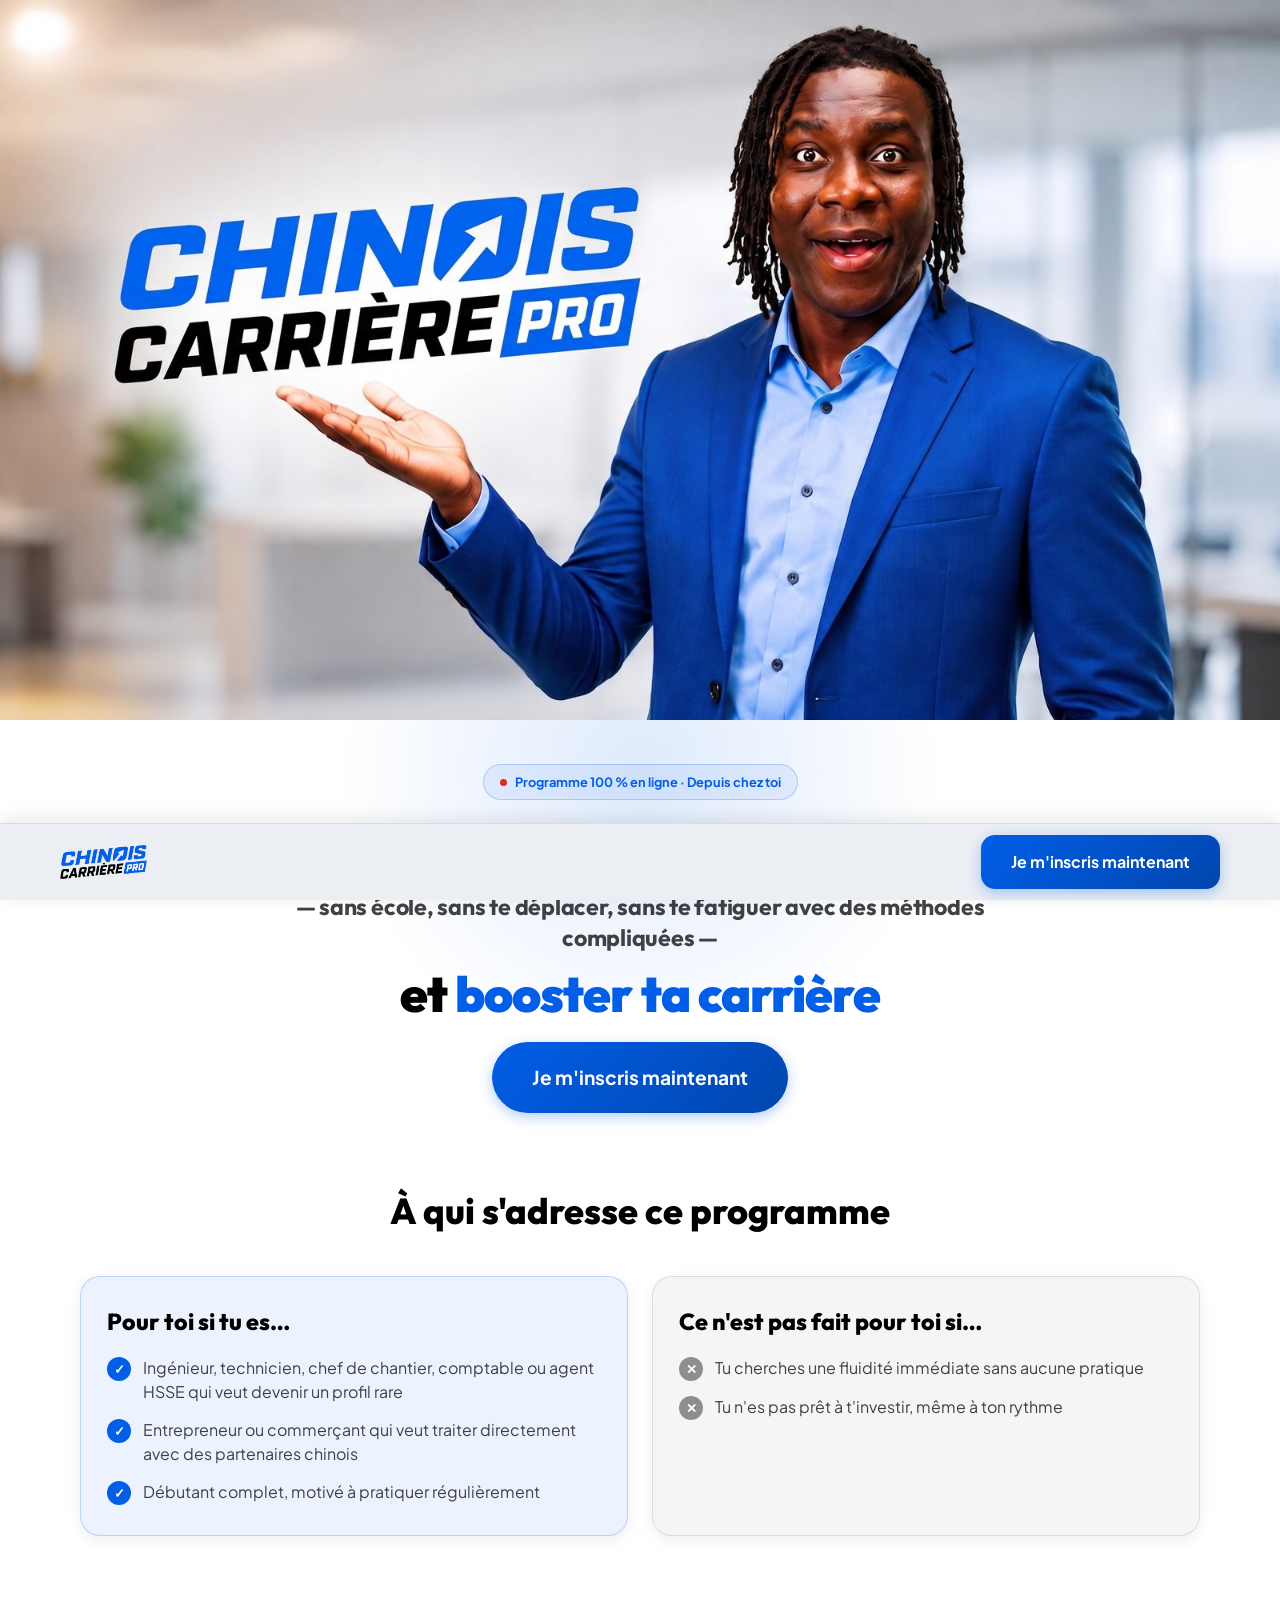
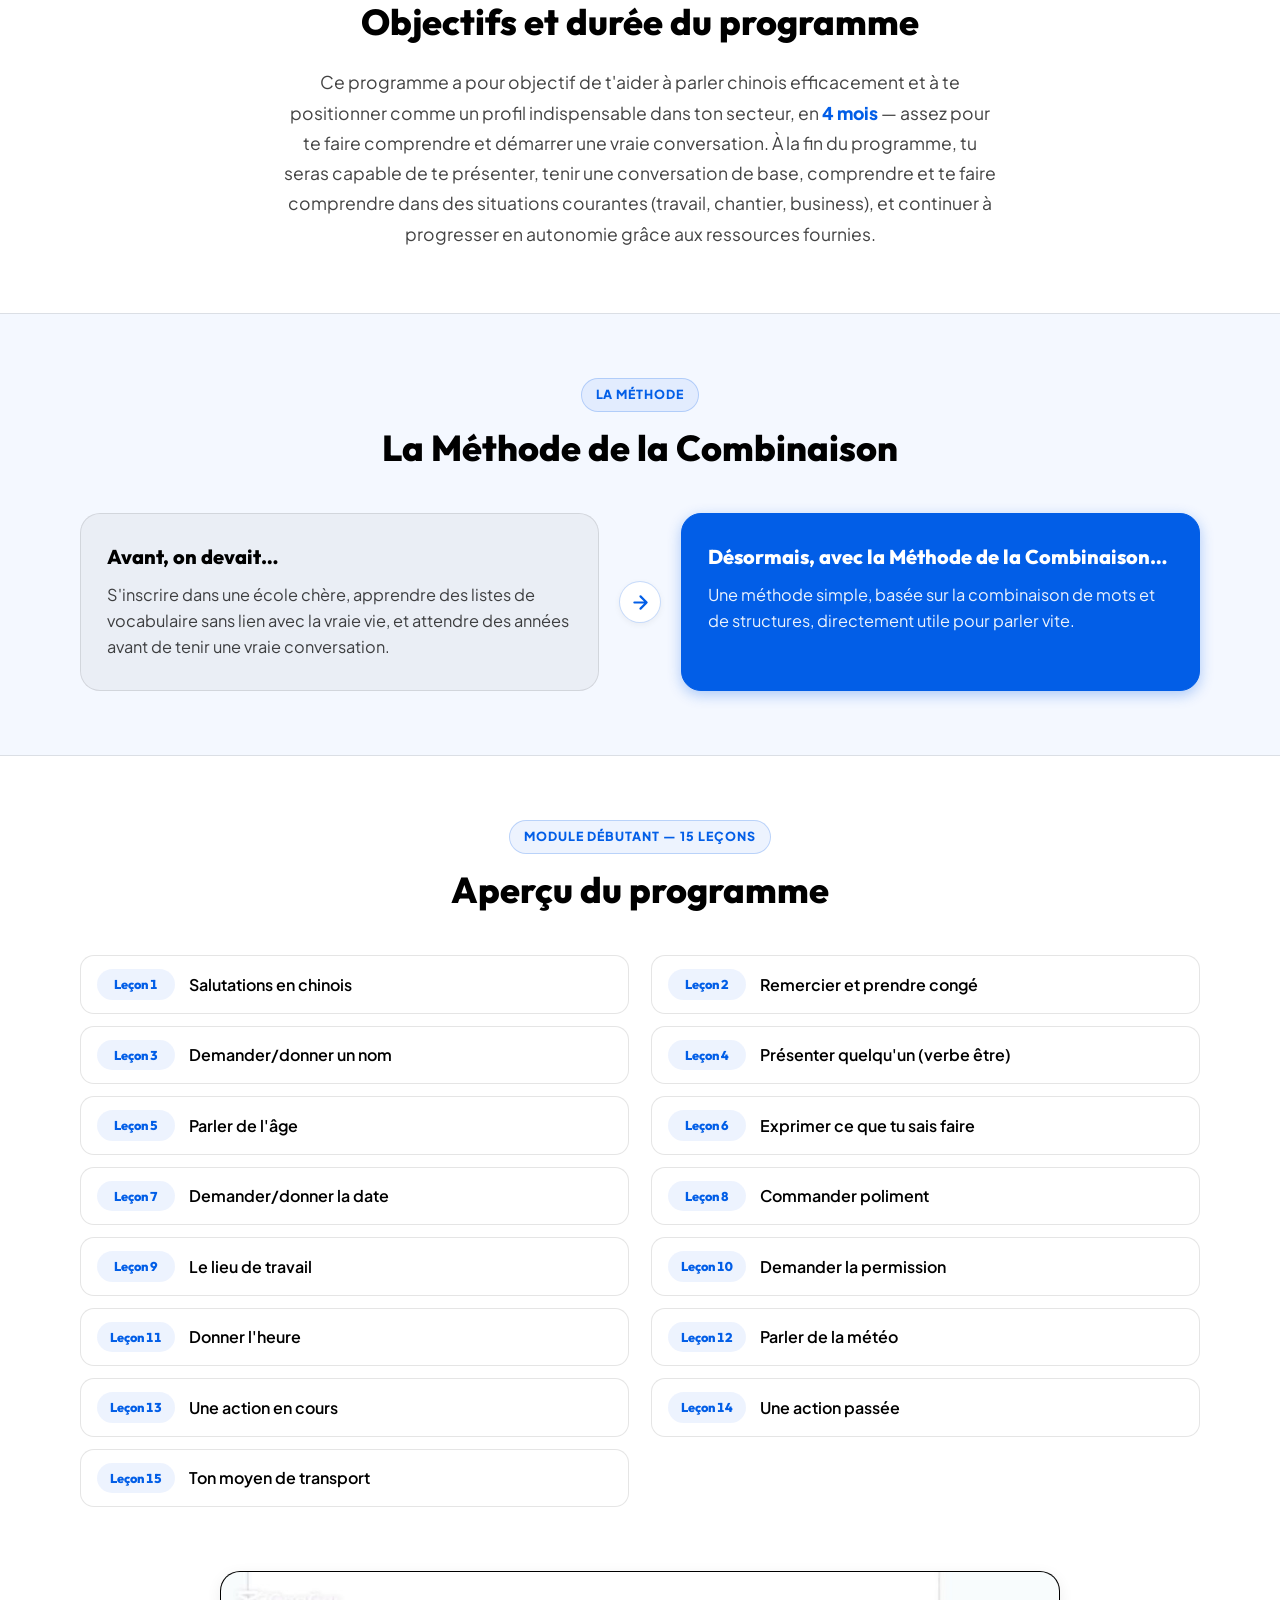
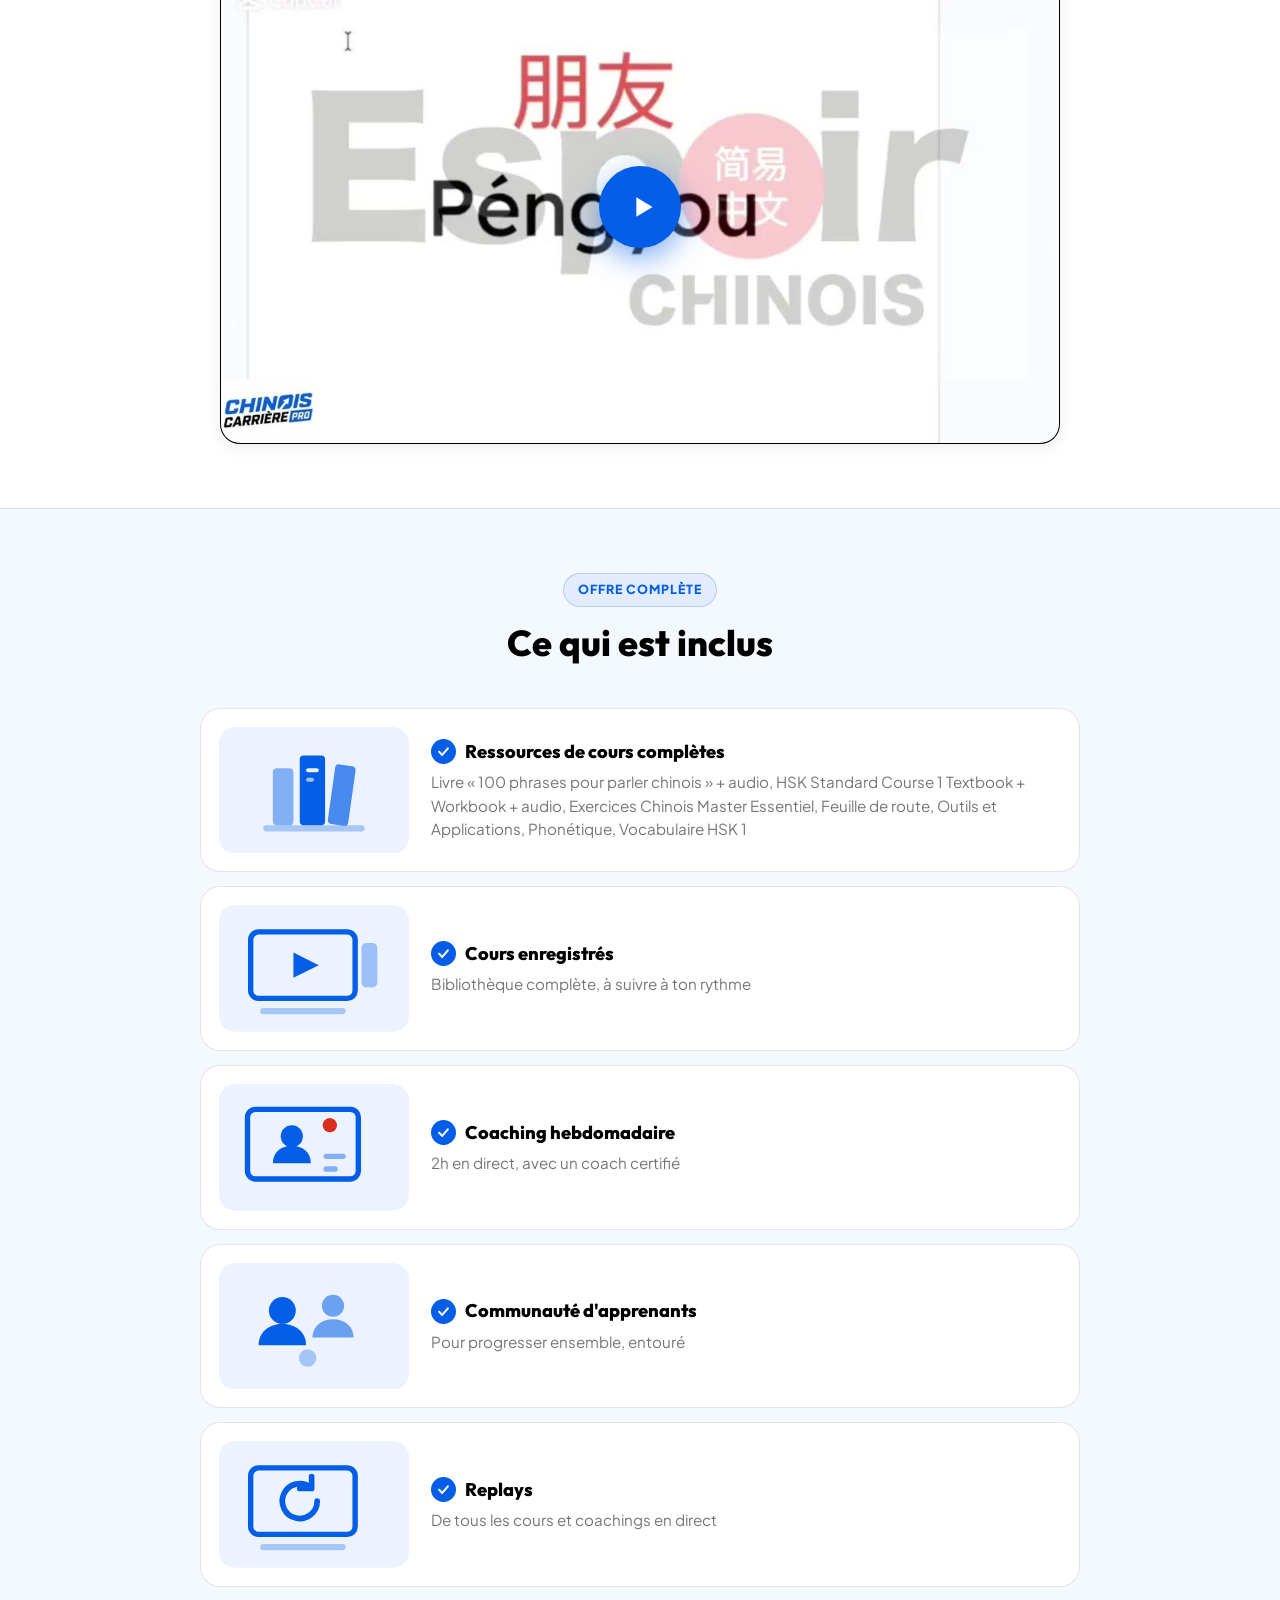
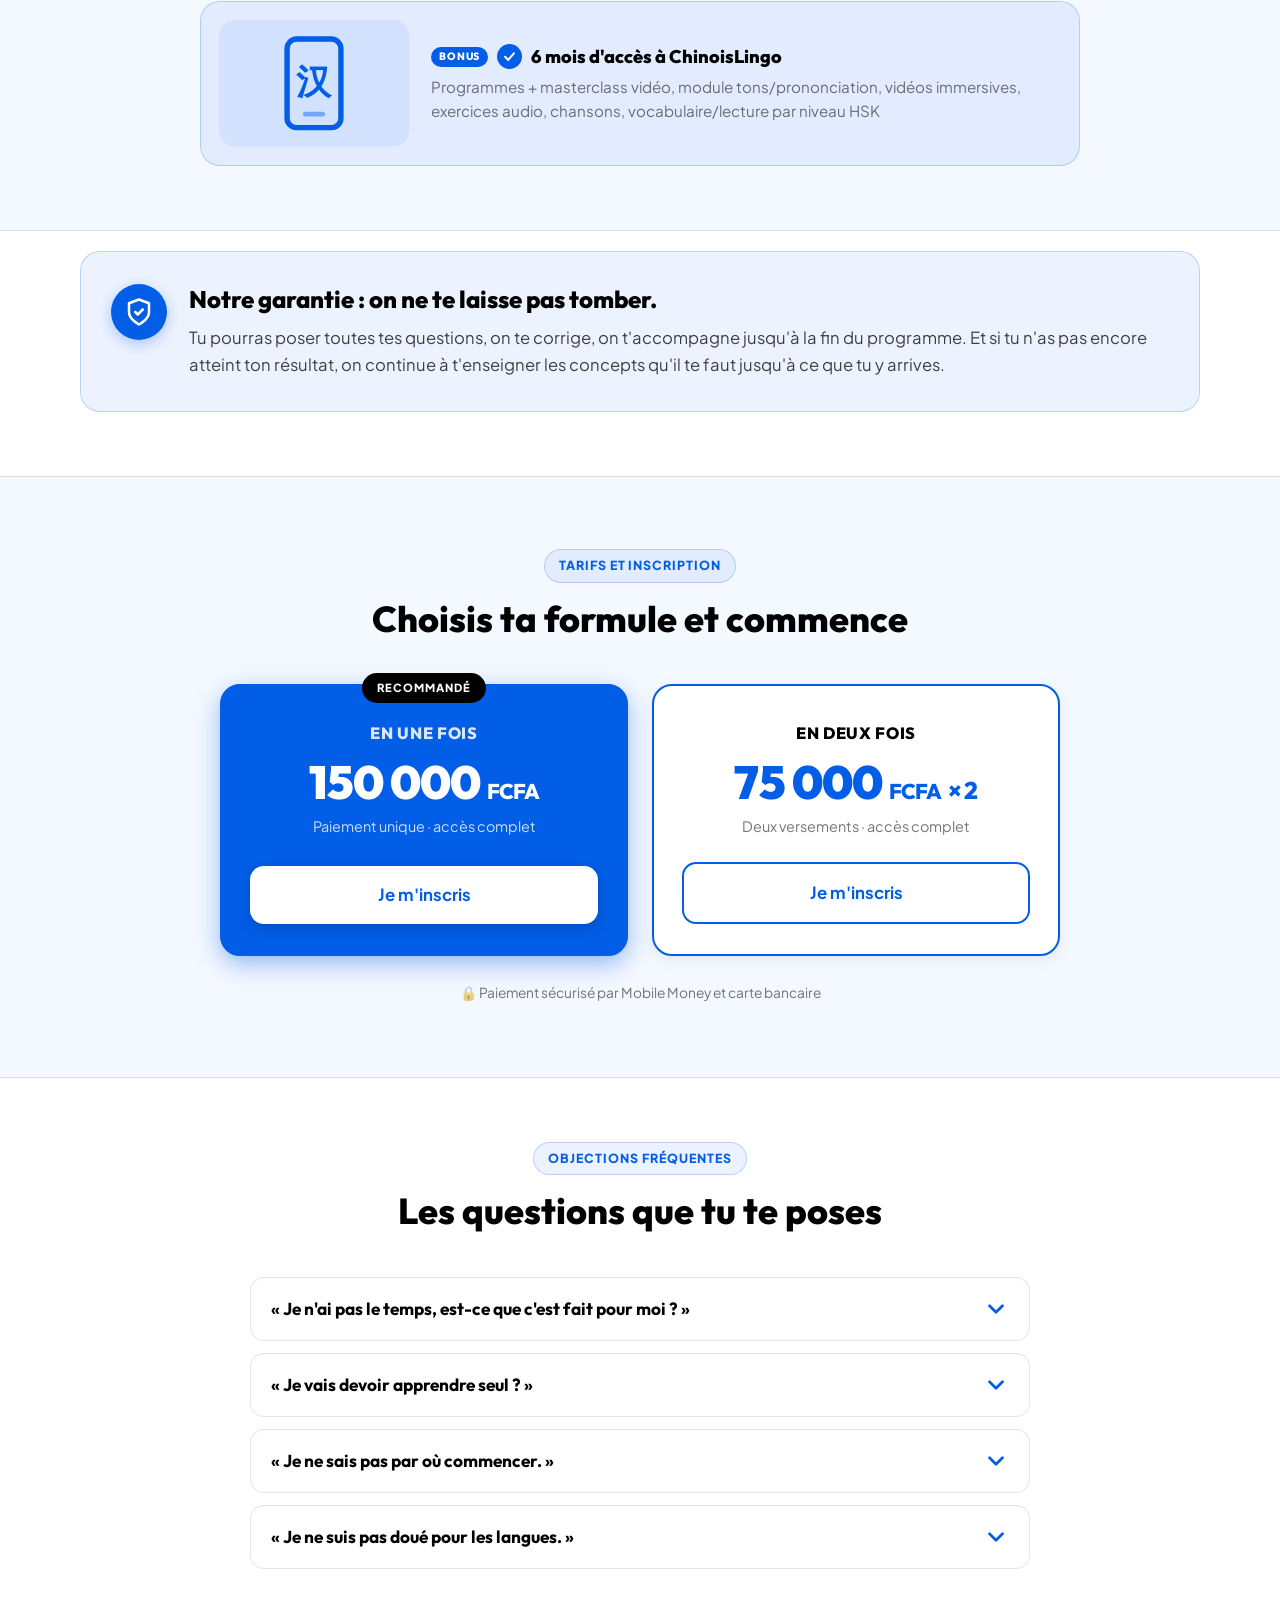
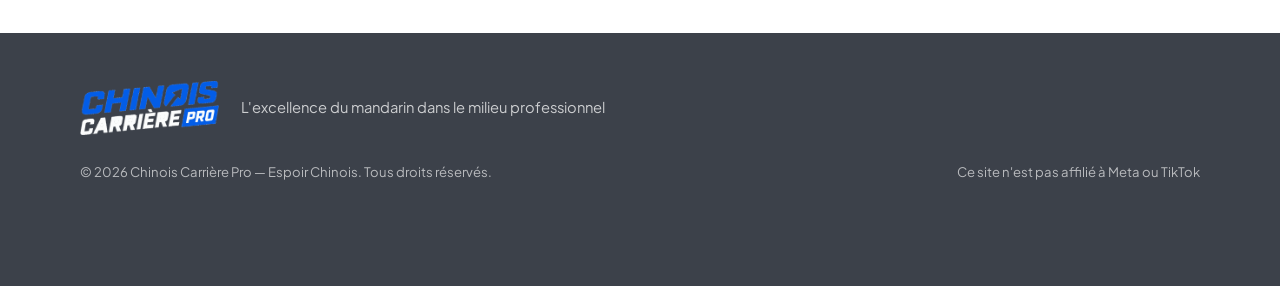
<file: index.html>
<!DOCTYPE html>
<html lang="fr">
<head>
  <meta charset="UTF-8">
  <meta name="viewport" content="width=device-width, initial-scale=1.0">
  <title>Chinois Carrière Pro | Parle chinois en moins de 4 mois</title>
  <meta name="description" content="Apprends le chinois chez toi, sans école et sans te déplacer. La Méthode de la Combinaison : parle chinois en moins de 4 mois et booste ta carrière.">
  <meta name="theme-color" content="#025EE7">

  <link rel="icon" href="favicon.ico" sizes="32x32">
  <link rel="icon" type="image/png" sizes="32x32" href="assets/favicon-32.png">
  <link rel="icon" type="image/png" sizes="192x192" href="assets/favicon-192.png">
  <link rel="apple-touch-icon" href="assets/favicon-180.png">

  <link rel="preconnect" href="https://fonts.googleapis.com">
  <link rel="preconnect" href="https://fonts.gstatic.com" crossorigin>
  <link href="https://fonts.googleapis.com/css2?family=Outfit:wght@600;700;800;900&family=Plus+Jakarta+Sans:wght@400;500;600;700&display=swap" rel="stylesheet">

  <link rel="stylesheet" href="vente.css">
</head>
<body>

  <!-- ==================== BANNIÈRE D'EN-TÊTE ==================== -->
  <div class="top-banner">
    <img src="assets/banniere-1600.jpg"
         srcset="assets/banniere-900.jpg 900w, assets/banniere-1600.jpg 1600w"
         sizes="100vw" width="1600" height="900" fetchpriority="high"
         alt="Espoir Chinois présente la masterclass Chinois Carrière Pro">
  </div>


  <main>
    <!-- ==================== SECTION 1 — HERO ==================== -->
    <section class="hero-section" id="hero">
      <div class="hero-bg-glow"></div>
      <div class="container hero-content">

        <div class="hero-badge">
          <span class="dot-pulse"></span>
          <span>Programme 100 % en ligne · Depuis chez toi</span>
        </div>

        <h1 class="hero-title">
          Comment apprendre le chinois <span class="hl">chez toi</span>
          <span class="hero-title-aside">— sans école, sans te déplacer, sans te fatiguer avec des méthodes compliquées —</span>
          et <span class="hl">booster ta carrière</span>
        </h1>

        <div class="hero-cta-group">
          <a href="#tarifs" class="btn btn-primary btn-xl">
            <span class="btn-shine"></span>
            <span>Je m'inscris maintenant</span>
          </a>
        </div>

      </div>
    </section>


    <!-- ==================== SECTION 3 — À QUI S'ADRESSE CE PROGRAMME ==================== -->
    <section class="audience-section" id="pour-qui">
      <div class="container">

        <div class="section-header text-center">
          <h2 class="section-title">À qui s'adresse ce programme</h2>
        </div>

        <div class="audience-grid">

          <div class="audience-col is-for">
            <h3 class="audience-col-title">Pour toi si tu es…</h3>
            <ul class="audience-list">
              <li>
                <span class="audience-mark mark-yes" aria-hidden="true">✓</span>
                <span>Ingénieur, technicien, chef de chantier, comptable ou agent HSSE qui veut devenir un profil rare</span>
              </li>
              <li>
                <span class="audience-mark mark-yes" aria-hidden="true">✓</span>
                <span>Entrepreneur ou commerçant qui veut traiter directement avec des partenaires chinois</span>
              </li>
              <li>
                <span class="audience-mark mark-yes" aria-hidden="true">✓</span>
                <span>Débutant complet, motivé à pratiquer régulièrement</span>
              </li>
            </ul>
          </div>

          <div class="audience-col is-not-for">
            <h3 class="audience-col-title">Ce n'est pas fait pour toi si…</h3>
            <ul class="audience-list">
              <li>
                <span class="audience-mark mark-no" aria-hidden="true">✕</span>
                <span>Tu cherches une fluidité immédiate sans aucune pratique</span>
              </li>
              <li>
                <span class="audience-mark mark-no" aria-hidden="true">✕</span>
                <span>Tu n'es pas prêt à t'investir, même à ton rythme</span>
              </li>
            </ul>
          </div>

        </div>
      </div>
    </section>

    <!-- ==================== OBJECTIFS ET DURÉE ==================== -->
    <section class="goals-section" id="objectifs">
      <div class="container">

        <div class="section-header text-center">
          <h2 class="section-title">Objectifs et durée du programme</h2>
        </div>

        <p class="goals-text">
          Ce programme a pour objectif de t'aider à parler chinois efficacement et à te positionner
          comme un profil indispensable dans ton secteur, en <strong>4 mois</strong> — assez pour te
          faire comprendre et démarrer une vraie conversation. À la fin du programme, tu seras capable
          de te présenter, tenir une conversation de base, comprendre et te faire comprendre dans des
          situations courantes (travail, chantier, business), et continuer à progresser en autonomie
          grâce aux ressources fournies.
        </p>

      </div>
    </section>

    <!-- ==================== SECTION 4 — LA MÉTHODE (AVANT / APRÈS) ==================== -->
    <section class="method-section" id="methode">
      <div class="container">

        <div class="section-header text-center">
          <div class="section-tag">LA MÉTHODE</div>
          <h2 class="section-title">La Méthode de la Combinaison</h2>
        </div>

        <div class="method-grid">

          <div class="method-card is-before">
            <div class="method-card-label">Avant, on devait…</div>
            <p class="method-card-text">
              S'inscrire dans une école chère, apprendre des listes de vocabulaire sans lien
              avec la vraie vie, et attendre des années avant de tenir une vraie conversation.
            </p>
          </div>

          <div class="method-arrow" aria-hidden="true">
            <svg viewBox="0 0 24 24" fill="none" stroke="currentColor" stroke-width="2.5" stroke-linecap="round" stroke-linejoin="round"><path d="M5 12h14M12 5l7 7-7 7"/></svg>
          </div>

          <div class="method-card is-after">
            <div class="method-card-label">Désormais, avec la Méthode de la Combinaison…</div>
            <p class="method-card-text">
              Une méthode simple, basée sur la combinaison de mots et de structures,
              directement utile pour parler vite.
            </p>
          </div>

        </div>
      </div>
    </section>

    <!-- ==================== SECTION 5 — APERÇU DU PROGRAMME ==================== -->
    <section class="program-section" id="programme">
      <div class="container">

        <div class="section-header text-center">
          <div class="section-tag">MODULE DÉBUTANT — 15 LEÇONS</div>
          <h2 class="section-title">Aperçu du programme</h2>
        </div>

        <ol class="lessons-grid">
          <li class="lesson-item"><span class="lesson-num">Leçon 1</span><span>Salutations en chinois</span></li>
          <li class="lesson-item"><span class="lesson-num">Leçon 2</span><span>Remercier et prendre congé</span></li>
          <li class="lesson-item"><span class="lesson-num">Leçon 3</span><span>Demander/donner un nom</span></li>
          <li class="lesson-item"><span class="lesson-num">Leçon 4</span><span>Présenter quelqu'un (verbe être)</span></li>
          <li class="lesson-item"><span class="lesson-num">Leçon 5</span><span>Parler de l'âge</span></li>
          <li class="lesson-item"><span class="lesson-num">Leçon 6</span><span>Exprimer ce que tu sais faire</span></li>
          <li class="lesson-item"><span class="lesson-num">Leçon 7</span><span>Demander/donner la date</span></li>
          <li class="lesson-item"><span class="lesson-num">Leçon 8</span><span>Commander poliment</span></li>
          <li class="lesson-item"><span class="lesson-num">Leçon 9</span><span>Le lieu de travail</span></li>
          <li class="lesson-item"><span class="lesson-num">Leçon 10</span><span>Demander la permission</span></li>
          <li class="lesson-item"><span class="lesson-num">Leçon 11</span><span>Donner l'heure</span></li>
          <li class="lesson-item"><span class="lesson-num">Leçon 12</span><span>Parler de la météo</span></li>
          <li class="lesson-item"><span class="lesson-num">Leçon 13</span><span>Une action en cours</span></li>
          <li class="lesson-item"><span class="lesson-num">Leçon 14</span><span>Une action passée</span></li>
          <li class="lesson-item"><span class="lesson-num">Leçon 15</span><span>Ton moyen de transport</span></li>
        </ol>

      </div>
    </section>

    <!-- ==================== VIDÉO DE PRÉSENTATION ==================== -->
    <section class="video-section" id="video">
      <div class="container">
        <button class="video-facade" type="button" data-video-id="i7qY3RVGZuM"
                aria-label="Lire la vidéo de présentation">
          <img src="assets/video-poster.jpg" width="1100" height="619" alt="" loading="lazy">
          <span class="video-play" aria-hidden="true">
            <svg viewBox="0 0 24 24" fill="currentColor"><path d="M8 5.2v13.6L19.5 12z"/></svg>
          </span>
        </button>
      </div>
    </section>

    <!-- ==================== CE QUI EST INCLUS ==================== -->
    <section class="includes-section" id="inclus">
      <div class="container">

        <div class="section-header text-center">
          <div class="section-tag">OFFRE COMPLÈTE</div>
          <h2 class="section-title">Ce qui est inclus</h2>
        </div>

        <ul class="includes-list">
          <li class="include-item">
            <div class="include-media"><svg class="illus" viewBox="0 0 120 80" role="img" aria-hidden="true"><rect width="120" height="80" rx="10" fill="var(--color-soft-blue)"/><rect x="34" y="26" width="13" height="36" rx="2.5" fill="var(--color-blue)" opacity=".45"/><rect x="51" y="18" width="16" height="44" rx="2.5" fill="var(--color-blue)"/><rect x="55" y="26" width="8" height="2.6" rx="1.3" fill="#fff" opacity=".92"/><rect x="55" y="32" width="5" height="2.6" rx="1.3" fill="#fff" opacity=".62"/><rect x="71" y="24" width="13" height="38" rx="2.5" fill="var(--color-blue)" opacity=".7" transform="rotate(8 77.5 43)"/><rect x="28" y="62" width="64" height="4" rx="2" fill="var(--color-blue)" opacity=".3"/></svg></div>
            <div class="include-body">
              <h3 class="include-name">
                <span class="include-check"><svg class="check-svg" viewBox="0 0 24 24" fill="none" stroke="currentColor" stroke-width="3.2" stroke-linecap="round" stroke-linejoin="round" aria-hidden="true"><path d="M5 12.5 10 17.5 19 7"/></svg></span>Ressources de cours complètes
              </h3>
              <p class="include-desc">Livre « 100 phrases pour parler chinois » + audio, HSK Standard Course 1 Textbook + Workbook + audio, Exercices Chinois Master Essentiel, Feuille de route, Outils et Applications, Phonétique, Vocabulaire HSK 1</p>
            </div>
          </li>
          <li class="include-item">
            <div class="include-media"><svg class="illus" viewBox="0 0 120 80" role="img" aria-hidden="true"><rect width="120" height="80" rx="10" fill="var(--color-soft-blue)"/><rect x="20" y="17" width="66" height="42" rx="5" fill="none" stroke="var(--color-blue)" stroke-width="3.4"/><path d="M47 30l16 8-16 8z" fill="var(--color-blue)"/><rect x="90" y="24" width="10" height="28" rx="3" fill="var(--color-blue)" opacity=".35"/><rect x="26" y="65" width="54" height="4" rx="2" fill="var(--color-blue)" opacity=".3"/></svg></div>
            <div class="include-body">
              <h3 class="include-name">
                <span class="include-check"><svg class="check-svg" viewBox="0 0 24 24" fill="none" stroke="currentColor" stroke-width="3.2" stroke-linecap="round" stroke-linejoin="round" aria-hidden="true"><path d="M5 12.5 10 17.5 19 7"/></svg></span>Cours enregistrés
              </h3>
              <p class="include-desc">Bibliothèque complète, à suivre à ton rythme</p>
            </div>
          </li>
          <li class="include-item">
            <div class="include-media"><svg class="illus" viewBox="0 0 120 80" role="img" aria-hidden="true"><rect width="120" height="80" rx="10" fill="var(--color-soft-blue)"/><rect x="18" y="16" width="70" height="44" rx="5" fill="none" stroke="var(--color-blue)" stroke-width="3.4"/><circle cx="46" cy="33" r="7" fill="var(--color-blue)"/><path d="M34 50c0-7 5.4-11 12-11s12 4 12 11z" fill="var(--color-blue)"/><circle cx="70" cy="26" r="4.5" fill="#D92D20"/><rect x="66" y="44" width="14" height="3.4" rx="1.7" fill="var(--color-blue)" opacity=".45"/><rect x="66" y="52" width="9" height="3.4" rx="1.7" fill="var(--color-blue)" opacity=".45"/></svg></div>
            <div class="include-body">
              <h3 class="include-name">
                <span class="include-check"><svg class="check-svg" viewBox="0 0 24 24" fill="none" stroke="currentColor" stroke-width="3.2" stroke-linecap="round" stroke-linejoin="round" aria-hidden="true"><path d="M5 12.5 10 17.5 19 7"/></svg></span>Coaching hebdomadaire
              </h3>
              <p class="include-desc">2h en direct, avec un coach certifié</p>
            </div>
          </li>
          <li class="include-item">
            <div class="include-media"><svg class="illus" viewBox="0 0 120 80" role="img" aria-hidden="true"><rect width="120" height="80" rx="10" fill="var(--color-soft-blue)"/><circle cx="40" cy="30" r="8.5" fill="var(--color-blue)"/><path d="M25 52c0-8.5 6.7-13.5 15-13.5S55 43.5 55 52z" fill="var(--color-blue)"/><circle cx="72" cy="27" r="7" fill="var(--color-blue)" opacity=".55"/><path d="M59 47c0-7 5.8-11.5 13-11.5S85 40 85 47z" fill="var(--color-blue)" opacity=".55"/><circle cx="56" cy="60" r="5.5" fill="var(--color-blue)" opacity=".3"/></svg></div>
            <div class="include-body">
              <h3 class="include-name">
                <span class="include-check"><svg class="check-svg" viewBox="0 0 24 24" fill="none" stroke="currentColor" stroke-width="3.2" stroke-linecap="round" stroke-linejoin="round" aria-hidden="true"><path d="M5 12.5 10 17.5 19 7"/></svg></span>Communauté d'apprenants
              </h3>
              <p class="include-desc">Pour progresser ensemble, entouré</p>
            </div>
          </li>
          <li class="include-item">
            <div class="include-media"><svg class="illus" viewBox="0 0 120 80" role="img" aria-hidden="true"><rect width="120" height="80" rx="10" fill="var(--color-soft-blue)"/><rect x="20" y="17" width="66" height="42" rx="5" fill="none" stroke="var(--color-blue)" stroke-width="3.4"/><path d="M62 38a11 11 0 1 1-4.2-8.7" fill="none" stroke="var(--color-blue)" stroke-width="3.6" stroke-linecap="round"/><path d="M58.5 22.5v7.5h-7.5" fill="none" stroke="var(--color-blue)" stroke-width="3.6" stroke-linecap="round" stroke-linejoin="round"/><rect x="26" y="65" width="54" height="4" rx="2" fill="var(--color-blue)" opacity=".3"/></svg></div>
            <div class="include-body">
              <h3 class="include-name">
                <span class="include-check"><svg class="check-svg" viewBox="0 0 24 24" fill="none" stroke="currentColor" stroke-width="3.2" stroke-linecap="round" stroke-linejoin="round" aria-hidden="true"><path d="M5 12.5 10 17.5 19 7"/></svg></span>Replays
              </h3>
              <p class="include-desc">De tous les cours et coachings en direct</p>
            </div>
          </li>
          <li class="include-item is-bonus">
            <div class="include-media"><svg class="illus" viewBox="0 0 120 80" role="img" aria-hidden="true"><rect width="120" height="80" rx="10" fill="var(--color-soft-blue)"/><rect x="43" y="12" width="34" height="56" rx="6" fill="none" stroke="var(--color-blue)" stroke-width="3.4"/><text x="60" y="47" text-anchor="middle" font-size="22" font-weight="700" font-family="var(--font-heading)" fill="var(--color-blue)">汉</text><rect x="53" y="58" width="14" height="3" rx="1.5" fill="var(--color-blue)" opacity=".45"/></svg></div>
            <div class="include-body">
              <h3 class="include-name">
                <span class="bonus-badge">BONUS</span>
                <span class="include-check"><svg class="check-svg" viewBox="0 0 24 24" fill="none" stroke="currentColor" stroke-width="3.2" stroke-linecap="round" stroke-linejoin="round" aria-hidden="true"><path d="M5 12.5 10 17.5 19 7"/></svg></span>6 mois d'accès à ChinoisLingo
              </h3>
              <p class="include-desc">Programmes + masterclass vidéo, module tons/prononciation, vidéos immersives, exercices audio, chansons, vocabulaire/lecture par niveau HSK</p>
            </div>
          </li>
        </ul>

      </div>
    </section>

    <!-- SECTION 6 OU 7 — une section reste à fournir -->

    <!-- ==================== SECTION 8 — GARANTIE ==================== -->
    <section class="guarantee-section" id="garantie">
      <div class="container">
        <div class="guarantee-box">
          <div class="guarantee-icon" aria-hidden="true">
            <svg viewBox="0 0 24 24" fill="none" stroke="currentColor" stroke-width="2" stroke-linecap="round" stroke-linejoin="round"><path d="M12 22s8-4 8-10V5l-8-3-8 3v7c0 6 8 10 8 10z"/><path d="M9 12l2 2 4-4"/></svg>
          </div>
          <div class="guarantee-content">
            <h2 class="guarantee-title">Notre garantie : on ne te laisse pas tomber.</h2>
            <p class="guarantee-text">
              Tu pourras poser toutes tes questions, on te corrige, on t'accompagne jusqu'à la fin
              du programme. Et si tu n'as pas encore atteint ton résultat, on continue à t'enseigner
              les concepts qu'il te faut jusqu'à ce que tu y arrives.
            </p>
          </div>
        </div>
      </div>
    </section>

    <!-- ==================== SECTION 9 — TARIFS ET INSCRIPTION ==================== -->
    <section class="pricing-section" id="tarifs">
      <div class="container">

        <div class="section-header text-center">
          <div class="section-tag">TARIFS ET INSCRIPTION</div>
          <h2 class="section-title">Choisis ta formule et commence</h2>
        </div>

        <div class="pricing-grid">

          <div class="price-card is-featured">
            <div class="price-badge">RECOMMANDÉ</div>
            <div class="price-plan">En une fois</div>
            <div class="price-amount">150 000 <span class="price-currency">FCFA</span></div>
            <div class="price-note">Paiement unique · accès complet</div>
            <a class="btn btn-primary btn-price"
               href="https://espoirchinois.mychariow.shop/chinoiscarriere/checkout">
              <span>Je m'inscris</span>
            </a>
          </div>

          <div class="price-card is-outline">
            <div class="price-plan">En deux fois</div>
            <div class="price-amount">75 000 <span class="price-currency">FCFA</span> <span class="price-times">× 2</span></div>
            <div class="price-note">Deux versements · accès complet</div>
            <a class="btn btn-outline btn-price"
               href="https://espoirchinois.mychariow.shop/chinoiscarriere1/checkout">
              <span>Je m'inscris</span>
            </a>
          </div>

        </div>

        <p class="pricing-footnote">🔒 Paiement sécurisé par Mobile Money et carte bancaire</p>

      </div>
    </section>

    <!-- ==================== SECTION 10 — FAQ / OBJECTIONS ==================== -->
    <section class="faq-section" id="faq">
      <div class="container">

        <div class="section-header text-center">
          <div class="section-tag">OBJECTIONS FRÉQUENTES</div>
          <h2 class="section-title">Les questions que tu te poses</h2>
        </div>

        <div class="faq-accordion" id="faq-accordion">

          <div class="faq-item">
            <button class="faq-question" aria-expanded="false">
              <span>« Je n'ai pas le temps, est-ce que c'est fait pour moi ? »</span>
              <span class="faq-chevron" aria-hidden="true">
                <svg viewBox="0 0 24 24" fill="none" stroke="currentColor" stroke-width="2.5" stroke-linecap="round" stroke-linejoin="round"><path d="M6 9l6 6 6-6"/></svg>
              </span>
            </button>
            <div class="faq-answer">
              <div class="faq-answer-inner">
                Tous les cours sont enregistrés, tu les suis à ton propre rythme, quand tu veux.
                Tu as aussi le groupe WhatsApp pour ne jamais rester bloqué entre deux sessions.
              </div>
            </div>
          </div>

          <div class="faq-item">
            <button class="faq-question" aria-expanded="false">
              <span>« Je vais devoir apprendre seul ? »</span>
              <span class="faq-chevron" aria-hidden="true">
                <svg viewBox="0 0 24 24" fill="none" stroke="currentColor" stroke-width="2.5" stroke-linecap="round" stroke-linejoin="round"><path d="M6 9l6 6 6-6"/></svg>
              </span>
            </button>
            <div class="faq-answer">
              <div class="faq-answer-inner">
                Non — tu as un coaching hebdomadaire en direct avec un coach certifié,
                et une communauté entière d'apprenants autour de toi.
              </div>
            </div>
          </div>

          <div class="faq-item">
            <button class="faq-question" aria-expanded="false">
              <span>« Je ne sais pas par où commencer. »</span>
              <span class="faq-chevron" aria-hidden="true">
                <svg viewBox="0 0 24 24" fill="none" stroke="currentColor" stroke-width="2.5" stroke-linecap="round" stroke-linejoin="round"><path d="M6 9l6 6 6-6"/></svg>
              </span>
            </button>
            <div class="faq-answer">
              <div class="faq-answer-inner">
                C'est justement le rôle de la Méthode de la Combinaison : un parcours structuré,
                étape par étape, où tu n'as jamais à deviner la prochaine chose à apprendre.
              </div>
            </div>
          </div>

          <div class="faq-item">
            <button class="faq-question" aria-expanded="false">
              <span>« Je ne suis pas doué pour les langues. »</span>
              <span class="faq-chevron" aria-hidden="true">
                <svg viewBox="0 0 24 24" fill="none" stroke="currentColor" stroke-width="2.5" stroke-linecap="round" stroke-linejoin="round"><path d="M6 9l6 6 6-6"/></svg>
              </span>
            </button>
            <div class="faq-answer">
              <div class="faq-answer-inner">
                Le chinois n'a ni conjugaison ni verbes irréguliers. Ce n'est pas une question
                de don, c'est une question de simplicité de la langue elle-même.
              </div>
            </div>
          </div>

        </div>
      </div>
    </section>

  </main>

  <!-- ==================== MODALE INSCRIPTION ==================== -->
  <div class="modal-overlay" id="whatsapp-modal" aria-hidden="true" role="dialog" aria-labelledby="modal-title">
    <div class="modal-card">
      <button class="modal-close-btn" id="modal-close" aria-label="Fermer">✕</button>

      <div class="modal-header">
        <div class="modal-icon-badge">
          <svg width="26" height="26" viewBox="0 0 24 24" fill="none" stroke="currentColor" stroke-width="2.2" stroke-linecap="round" stroke-linejoin="round" aria-hidden="true"><path d="M9 11l3 3L22 4"/><path d="M21 12v7a2 2 0 01-2 2H5a2 2 0 01-2-2V5a2 2 0 012-2h11"/></svg>
        </div>
        <h3 class="modal-title" id="modal-title">Je réserve ma place</h3>
        <p class="modal-subtitle">Renseigne tes informations : on te recontacte pour finaliser ton inscription et ton paiement.</p>
      </div>

      <form class="modal-form" id="registration-form" onsubmit="handleFormSubmit(event)">
        <div class="form-group">
          <label for="form-name">Ton nom complet</label>
          <input type="text" id="form-name" name="name" placeholder="Ex : Jean Dupont" required autocomplete="name">
        </div>

        <div class="form-group">
          <label for="form-phone">Numéro WhatsApp (avec indicatif)</label>
          <input type="tel" id="form-phone" name="phone" placeholder="Ex : +229 90 00 00 00" required autocomplete="tel" inputmode="tel">
        </div>

        <div class="form-group">
          <label for="form-email">Adresse email</label>
          <input type="email" id="form-email" name="email" placeholder="ton.email@exemple.com" required autocomplete="email" inputmode="email">
        </div>

        <button type="submit" class="btn btn-primary btn-modal-submit" id="submit-btn">
          <span>Je confirme mon inscription</span>
        </button>

        <p class="modal-privacy-note">🔒 Tes informations restent confidentielles et ne seront jamais partagées.</p>
      </form>
    </div>
  </div>

  <!-- ==================== CTA PERMANENT ==================== -->
  <div class="sticky-cta">
    <div class="sticky-cta-inner">
      <img class="sticky-cta-logo" src="assets/logo.png" width="640" height="249" alt="Chinois Carrière Pro">
      <a href="#tarifs" class="btn btn-primary">
        <span>Je m'inscris maintenant</span>
      </a>
    </div>
  </div>

  <!-- ==================== SECTION 11 — FOOTER ==================== -->
  <footer class="site-footer">
    <div class="container">

      <div class="footer-top">
        <div class="footer-brand-row">
          <img class="logo-img logo-img-footer" src="assets/logo-blanc.png" width="640" height="249" alt="Chinois Carrière Pro">
          <p class="footer-tagline">L'excellence du mandarin dans le milieu professionnel</p>
        </div>
      </div>

      <div class="footer-bottom">
        <p>&copy; <span id="current-year">2026</span> Chinois Carrière Pro — Espoir Chinois. Tous droits réservés.</p>
        <p>Ce site n'est pas affilié à Meta ou TikTok</p>
      </div>

    </div>
  </footer>

  <script src="script.js"></script>
</body>
</html>
</file>
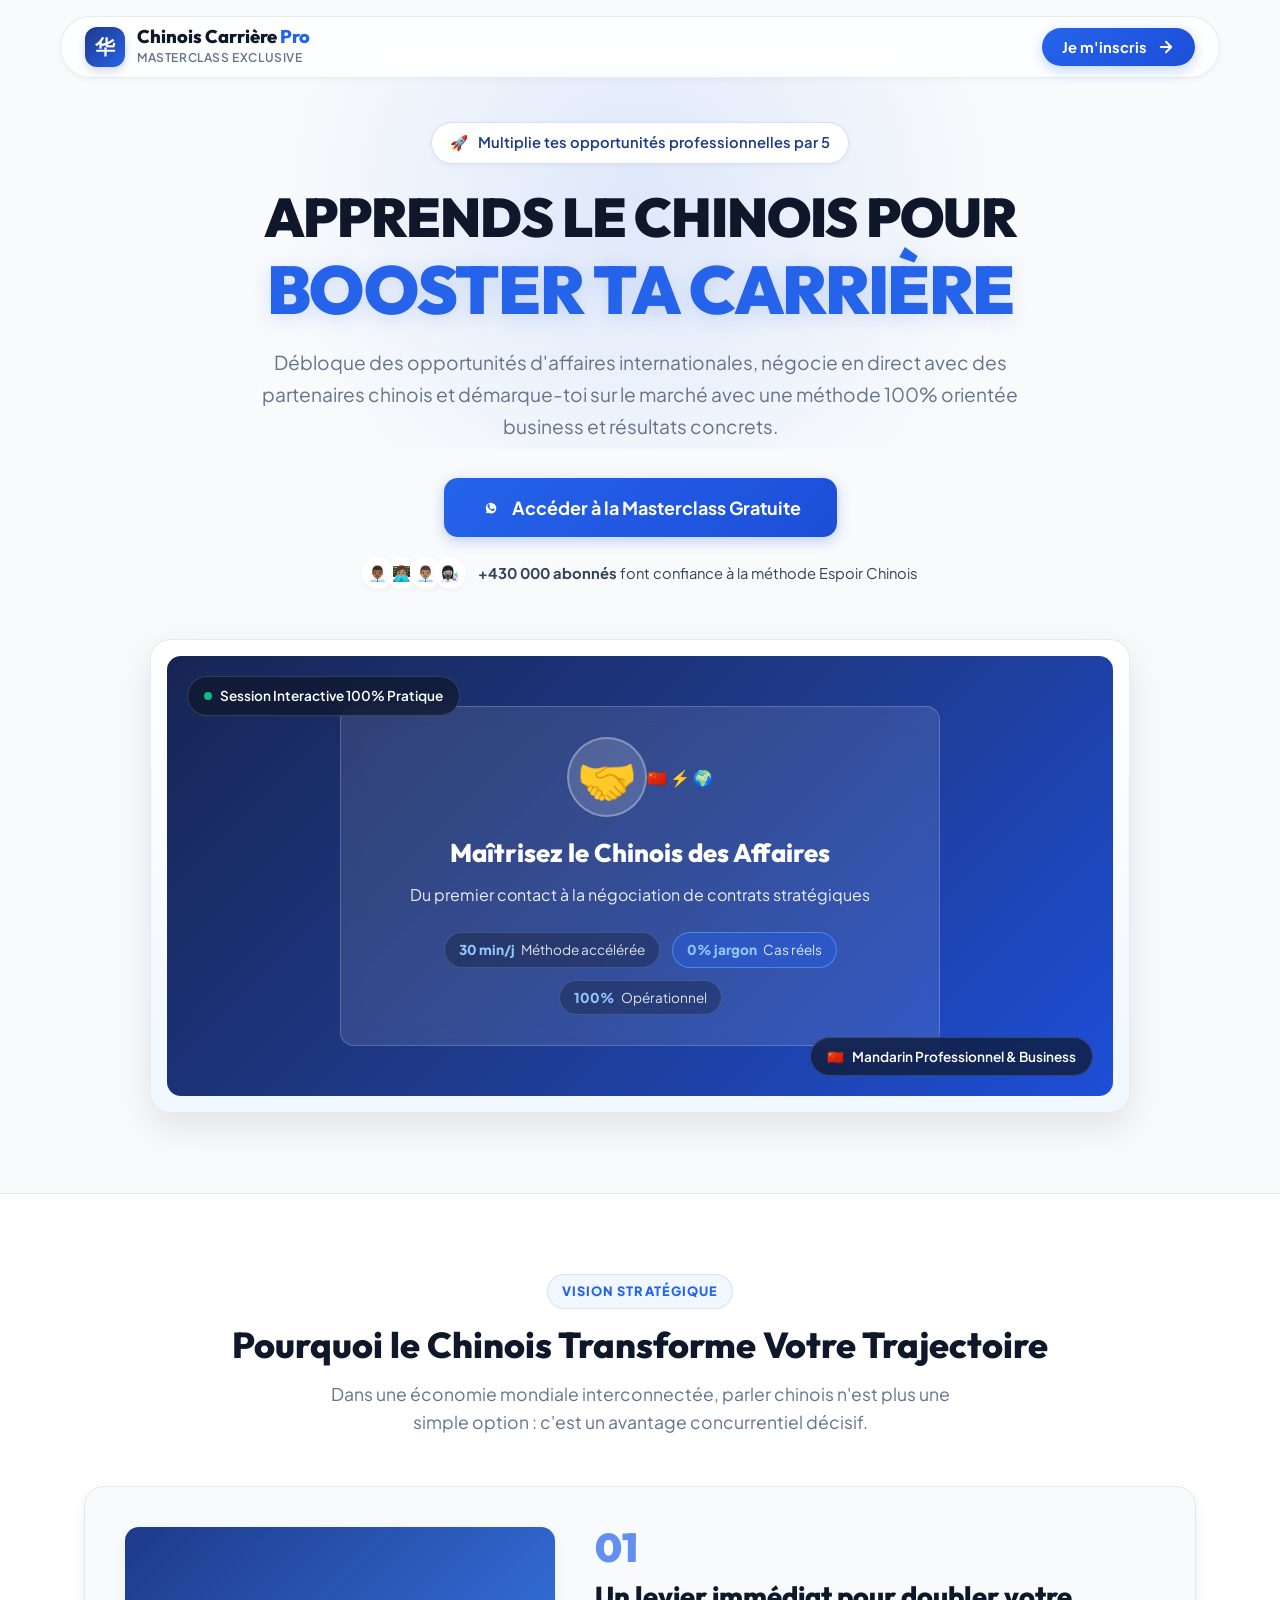
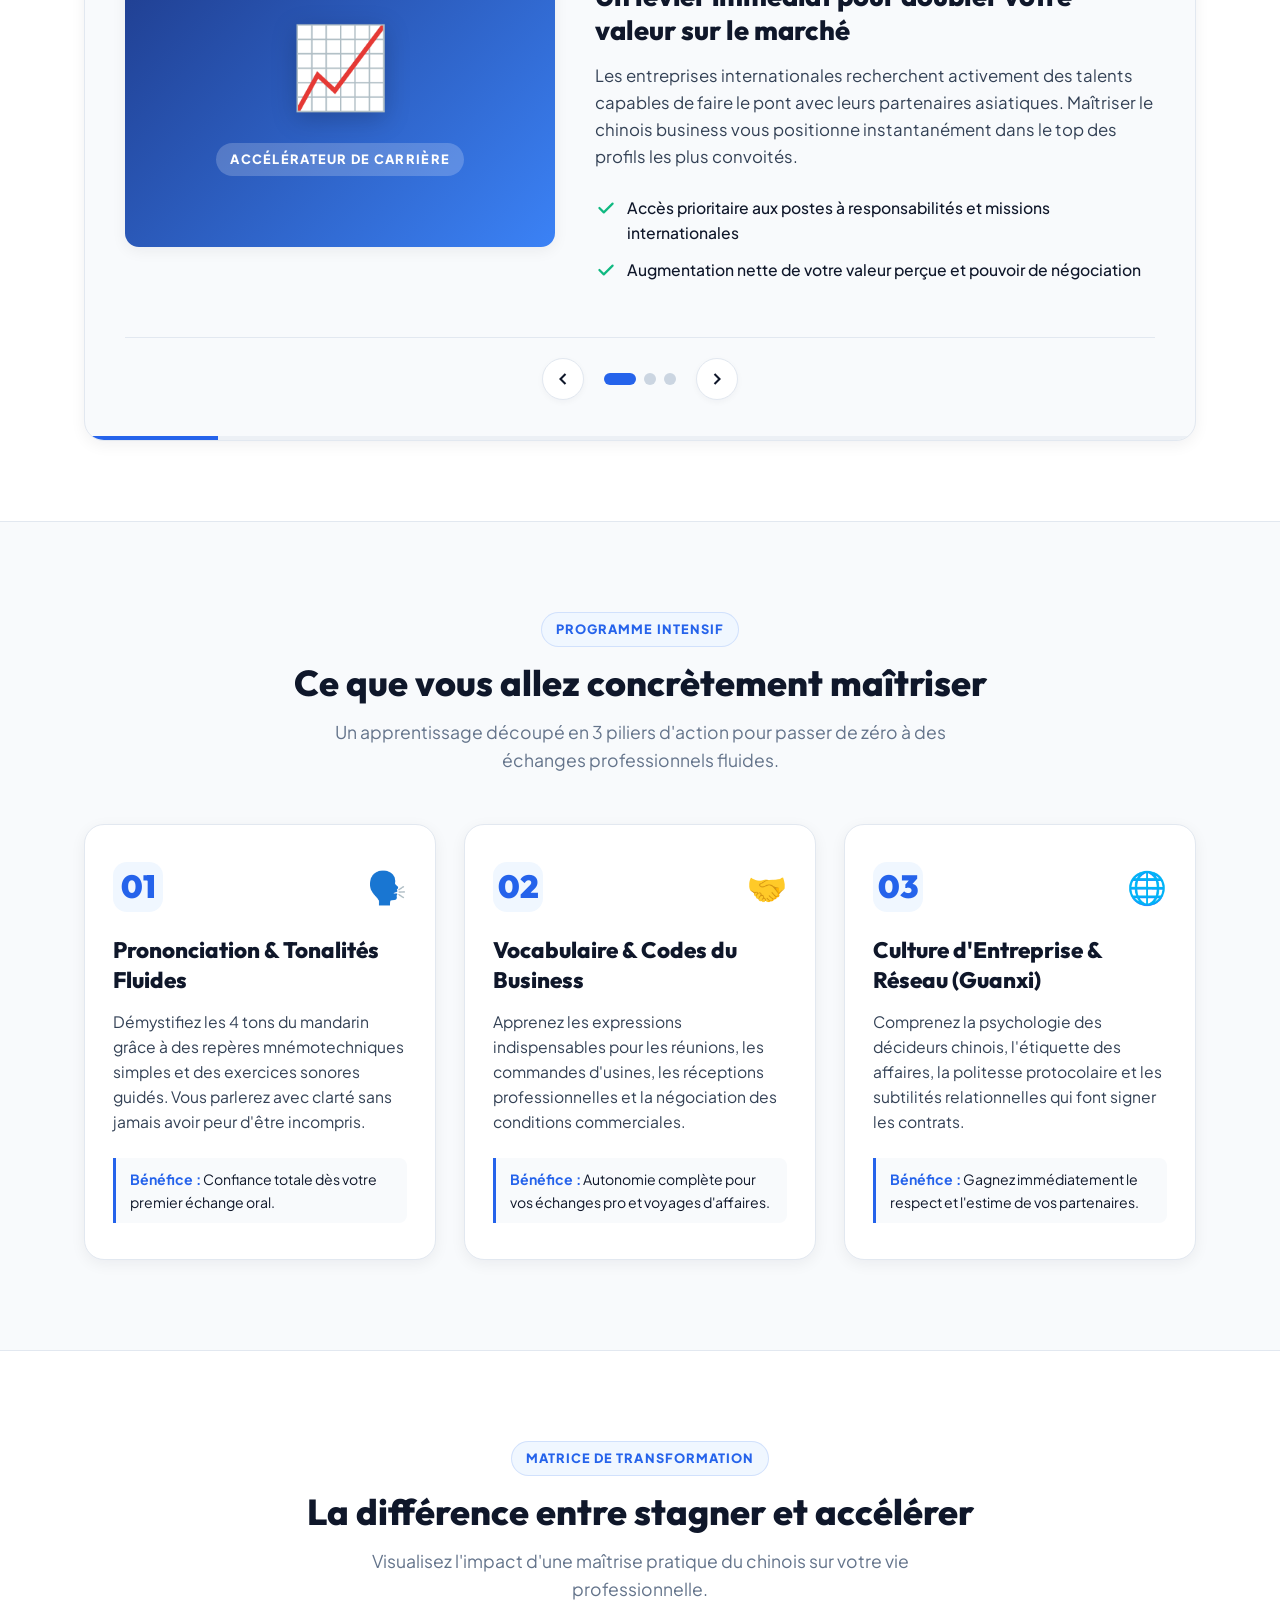
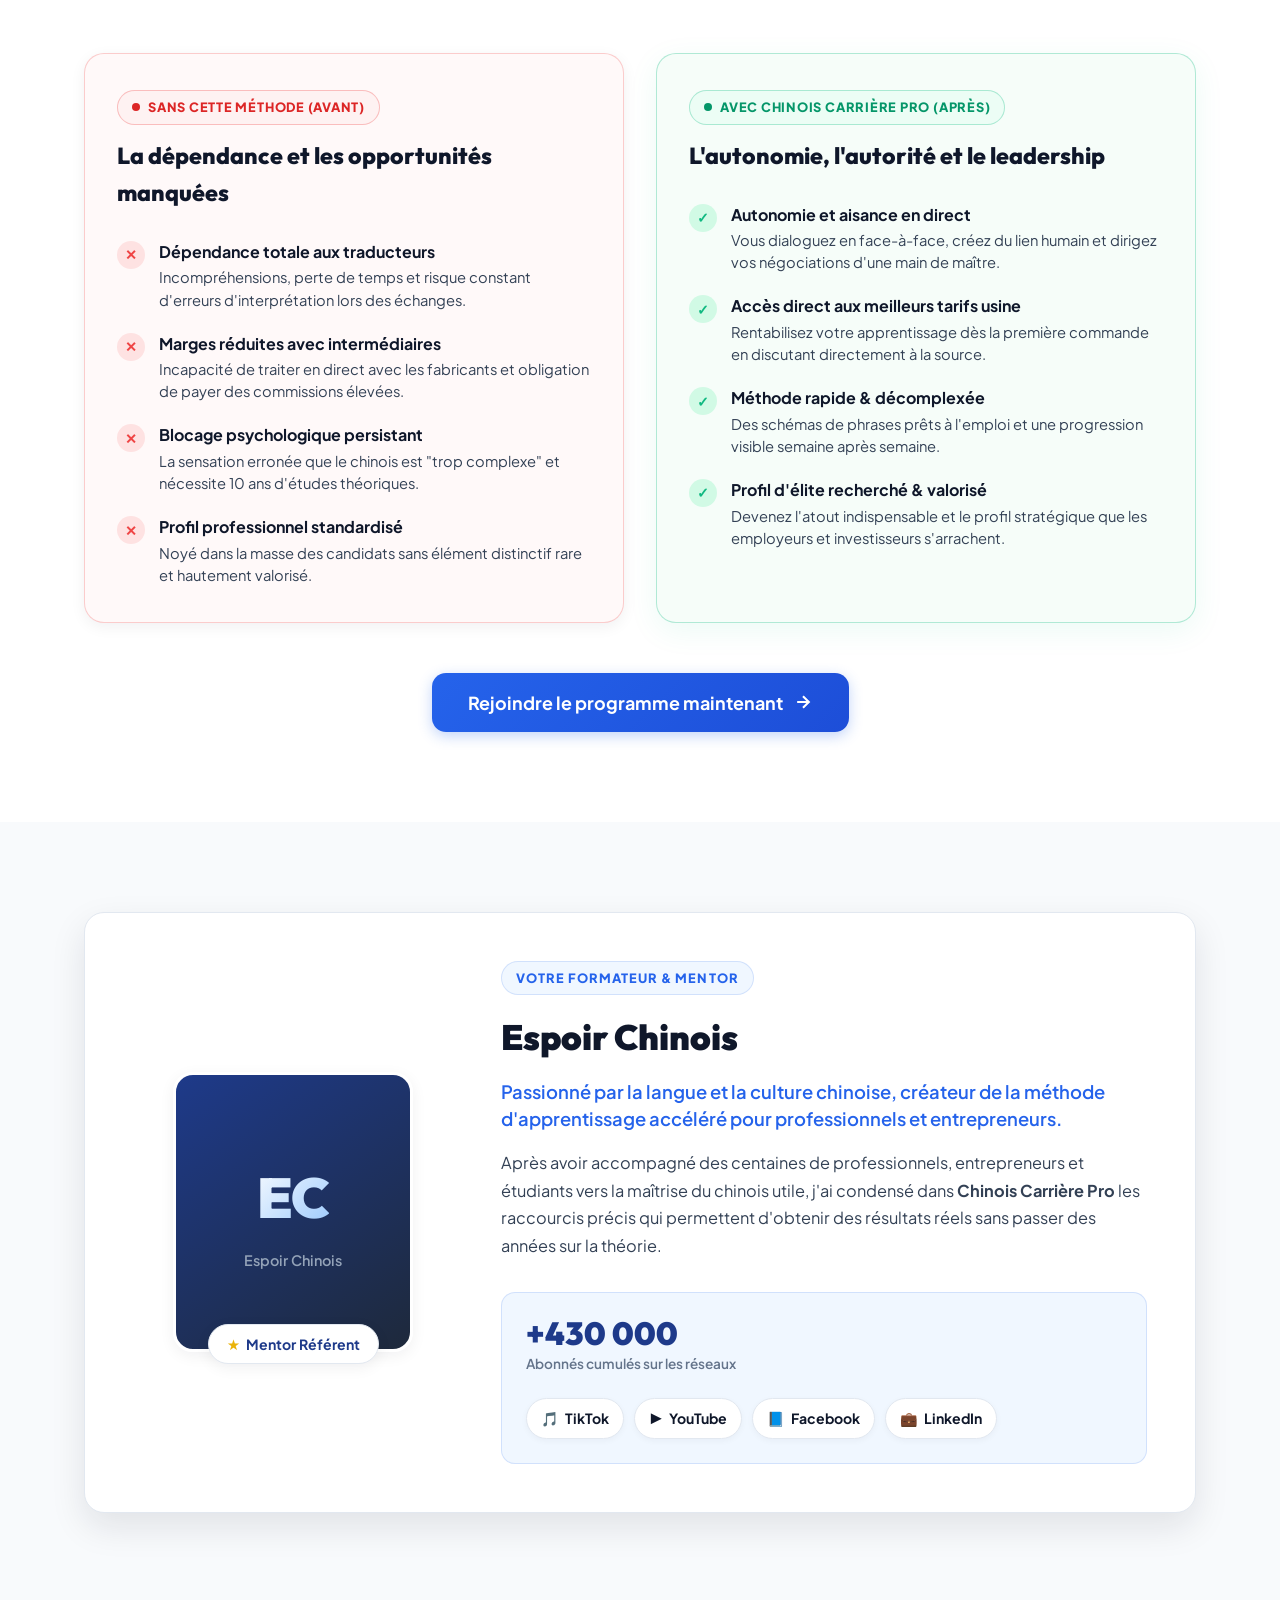
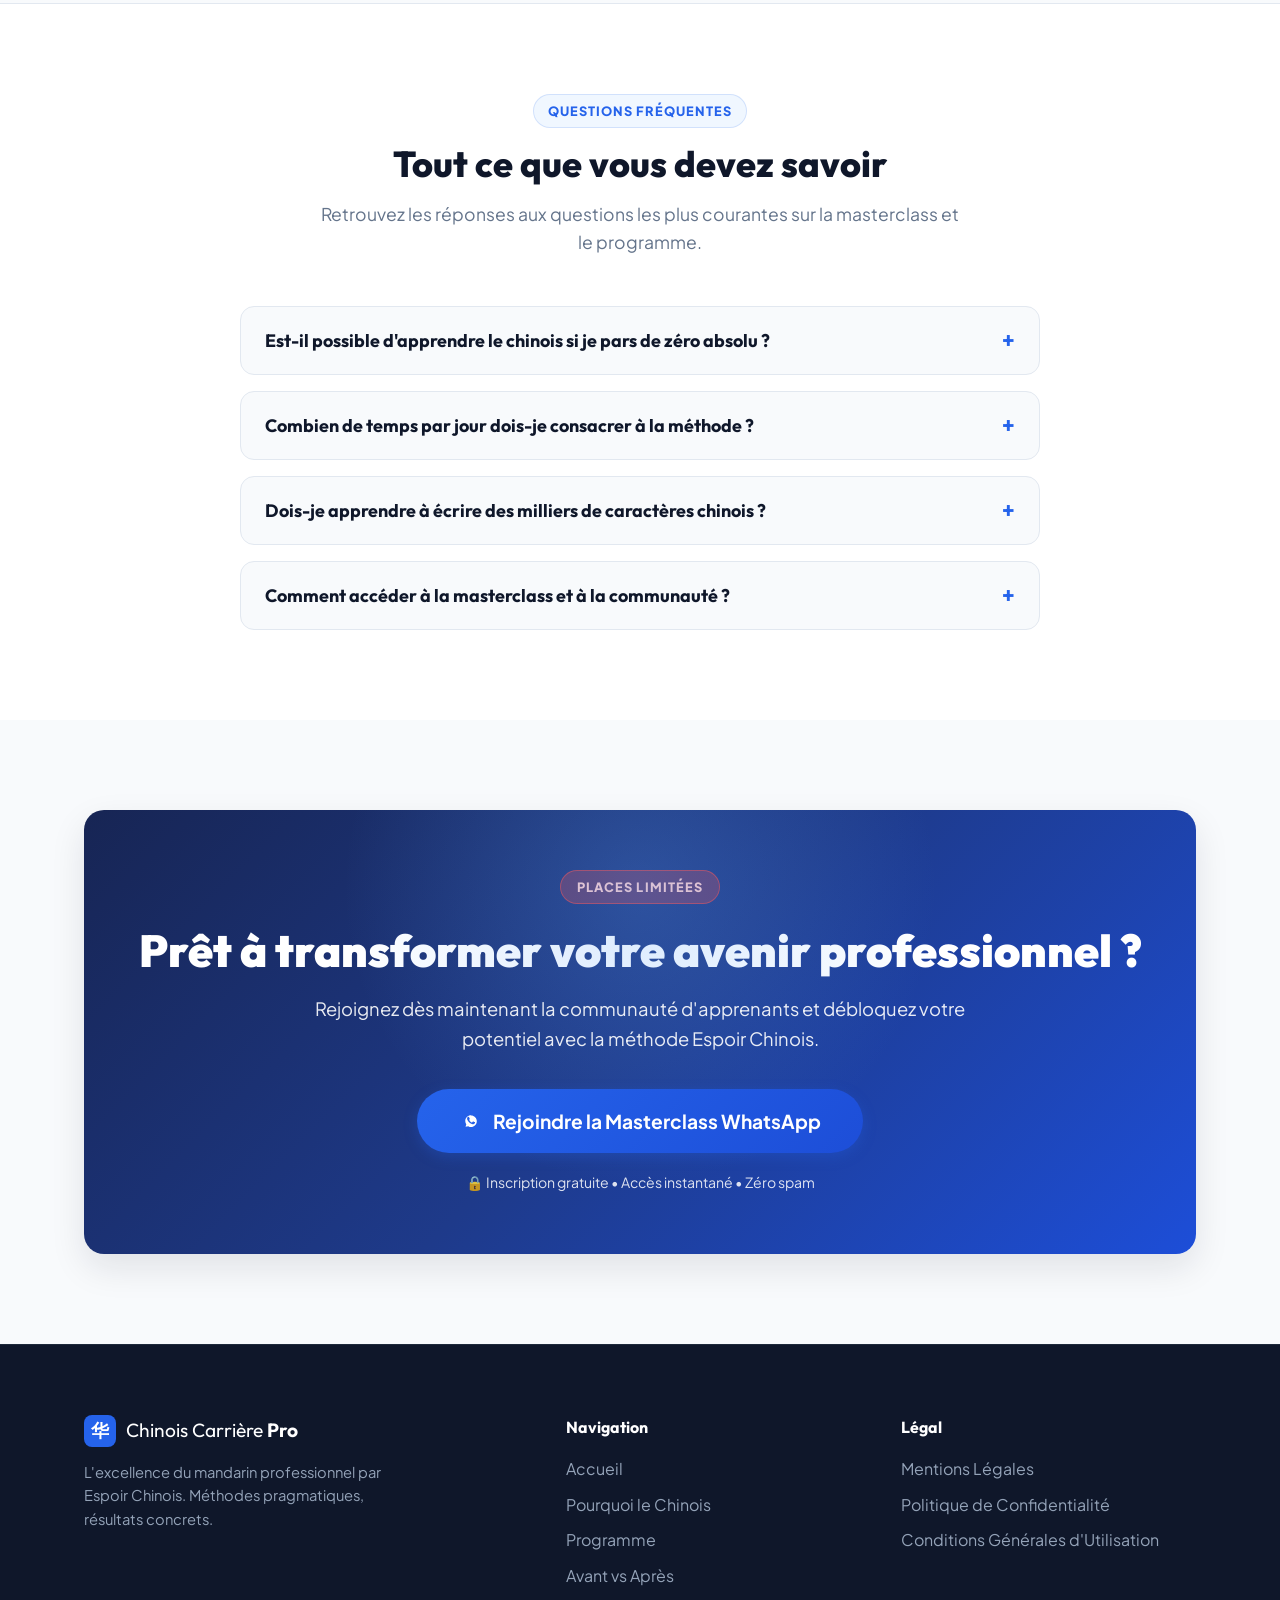
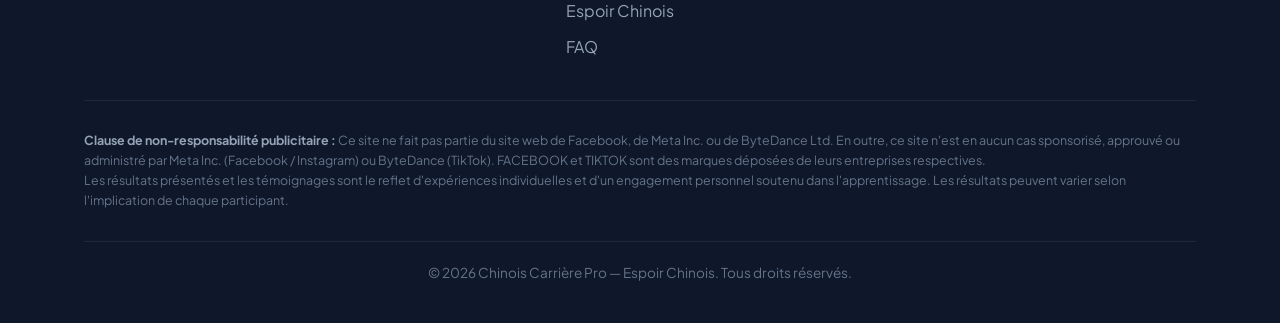
<file: masterclass.html>
<!DOCTYPE html>
<html lang="fr">
<head>
  <meta charset="UTF-8">
  <meta name="viewport" content="width=device-width, initial-scale=1.0">
  <title>Chinois Carrière Pro | Masterclass Exclusive avec Espoir Chinois</title>
  <link rel="icon" href="favicon.ico" sizes="32x32">
  <link rel="icon" type="image/png" sizes="32x32" href="assets/favicon-32.png">
  <link rel="icon" type="image/png" sizes="192x192" href="assets/favicon-192.png">
  <link rel="apple-touch-icon" href="assets/favicon-180.png">
  <meta name="description" content="Apprends le chinois professionnel pour booster ta carrière, négocier avec des partenaires chinois et débloquer des opportunités d'affaires internationales.">
  
  <!-- Preconnect Google Fonts -->
  <link rel="preconnect" href="https://fonts.googleapis.com">
  <link rel="preconnect" href="https://fonts.gstatic.com" crossorigin>
  <link href="https://fonts.googleapis.com/css2?family=Outfit:wght@600;700;800;900&family=Plus+Jakarta+Sans:wght@400;500;600;700&display=swap" rel="stylesheet">
  
  <!-- Stylesheet -->
  <link rel="stylesheet" href="styles.css">
</head>
<body>

  <!-- ==================== HEADER MINIMALISTE ==================== -->
  <header class="floating-header" id="header">
    <div class="header-container">
      <a href="#" class="brand-logo" aria-label="Accueil Chinois Carrière Pro">
        <div class="logo-badge">
          <span class="logo-cn">华</span>
        </div>
        <div class="logo-text">
          <span class="logo-title">Chinois Carrière <span class="text-royal">Pro</span></span>
          <span class="logo-subtitle">Masterclass Exclusive</span>
        </div>
      </a>
      <div class="header-action">
        <button class="btn btn-primary btn-header open-modal-btn" id="header-cta">
          <span>Je m'inscris</span>
          <svg width="18" height="18" viewBox="0 0 24 24" fill="none" stroke="currentColor" stroke-width="2.5" stroke-linecap="round" stroke-linejoin="round"><path d="M5 12h14M12 5l7 7-7 7"/></svg>
        </button>
      </div>
    </div>
  </header>

  <main>
    <!-- ==================== HERO SECTION ==================== -->
    <section class="hero-section" id="hero">
      <div class="hero-bg-glow"></div>
      <div class="container hero-content">
        
        <!-- Ticker Dynamique (Rotation 3.2s) -->
        <div class="hero-ticker-wrapper" id="ticker-wrapper" aria-live="polite">
          <div class="ticker-badge" id="hero-ticker">
            <span class="ticker-icon" id="ticker-icon">🚀</span>
            <span class="ticker-text" id="ticker-text">Multiplie tes opportunités professionnelles par 5</span>
          </div>
        </div>

        <!-- Titre Impactant -->
        <h1 class="hero-title">
          <span class="title-line-1">APPRENDS LE CHINOIS POUR</span>
          <span class="title-line-2">BOOSTER TA CARRIÈRE</span>
        </h1>

        <p class="hero-subtitle">
          Débloque des opportunités d'affaires internationales, négocie en direct avec des partenaires chinois et démarque-toi sur le marché avec une méthode 100% orientée business et résultats concrets.
        </p>

        <!-- CTA Principal & Garanties -->
        <div class="hero-cta-group">
          <button class="btn btn-primary btn-lg open-modal-btn" id="hero-cta-main">
            <span class="btn-shine"></span>
            <svg class="whatsapp-icon" width="22" height="22" viewBox="0 0 24 24" fill="currentColor">
              <path d="M12.031 6.172c-3.181 0-5.767 2.586-5.768 5.766-.001 1.298.38 2.27 1.019 3.287l-.711 2.598 2.664-.698c.96.541 1.761.882 2.796.883h.005c3.183 0 5.77-2.587 5.77-5.769s-2.588-5.767-5.775-5.767zm3.374 8.204c-.146.415-.718.784-1.002.833-.284.048-.655.074-2.18-.558-1.954-.809-3.21-2.793-3.308-2.923-.098-.13-.79-1.05-.79-2.003 0-.953.498-1.42.676-1.614.178-.194.39-.243.52-.243.13 0 .26.002.373.007.12.006.279-.046.436.331.162.39.553 1.348.602 1.448.049.099.082.215.016.346-.065.13-.098.212-.196.326-.098.114-.207.255-.296.342-.098.098-.201.205-.087.401.114.195.508.838 1.09 1.356.751.669 1.385.877 1.58.974.196.098.31.082.424-.049.114-.13.488-.569.619-.764.13-.195.26-.163.439-.098.179.065 1.139.537 1.334.635.195.098.326.146.374.228.049.081.049.472-.097.887z"/>
            </svg>
            <span>Accéder à la Masterclass Gratuite</span>
          </button>
          
          <div class="hero-social-proof-strip">
            <div class="avatars-group">
              <span class="avatar av-1">👨🏾‍💼</span>
              <span class="avatar av-2">👩🏽‍💻</span>
              <span class="avatar av-3">👨🏽‍💼</span>
              <span class="avatar av-4">👩🏿‍🔬</span>
            </div>
            <div class="proof-text">
              <strong>+430 000 abonnés</strong> font confiance à la méthode Espoir Chinois
            </div>
          </div>
        </div>

        <!-- Bannière Visuelle Pleine Largeur avec Glow -->
        <div class="hero-visual-card">
          <div class="visual-inner">
            <div class="visual-badge-floating top-left">
              <span class="dot-pulse"></span>
              <span>Session Interactive 100% Pratique</span>
            </div>
            <div class="visual-badge-floating bottom-right">
              <span class="badge-icon">🇨🇳</span>
              <span>Mandarin Professionnel & Business</span>
            </div>
            
            <!-- Graphic Illustration Container -->
            <div class="hero-banner-art">
              <div class="art-grid-lines"></div>
              <div class="art-card-center">
                <div class="art-avatar-box">
                  <span class="art-symbol">🤝</span>
                  <div class="art-status">
                    <span class="art-flag">🇨🇳 ⚡ 🌍</span>
                  </div>
                </div>
                <div class="art-card-text">
                  <h3>Maîtrisez le Chinois des Affaires</h3>
                  <p>Du premier contact à la négociation de contrats stratégiques</p>
                </div>
                <div class="art-stats-row">
                  <div class="stat-pill">
                    <span class="stat-num">30 min/j</span>
                    <span class="stat-lbl">Méthode accélérée</span>
                  </div>
                  <div class="stat-pill highlight">
                    <span class="stat-num">0% jargon</span>
                    <span class="stat-lbl">Cas réels</span>
                  </div>
                  <div class="stat-pill">
                    <span class="stat-num">100%</span>
                    <span class="stat-lbl">Opérationnel</span>
                  </div>
                </div>
              </div>
            </div>
          </div>
        </div>

      </div>
    </section>

    <!-- ==================== CARROUSEL ÉDUCATIF ==================== -->
    <section class="carousel-section" id="impact">
      <div class="container">
        
        <div class="section-header text-center">
          <div class="section-tag">VISION STRATÉGIQUE</div>
          <h2 class="section-title">Pourquoi le Chinois Transforme Votre Trajectoire</h2>
          <p class="section-subtitle">Dans une économie mondiale interconnectée, parler chinois n'est plus une simple option : c'est un avantage concurrentiel décisif.</p>
        </div>

        <div class="carousel-container" id="edu-carousel" aria-roledescription="carousel">
          <div class="carousel-slides-wrapper" id="carousel-track">
            
            <!-- Slide 01 -->
            <div class="carousel-slide active" data-index="0" role="group" aria-roledescription="slide">
              <div class="slide-grid">
                <div class="slide-visual">
                  <div class="slide-art-box theme-blue">
                    <div class="art-glow"></div>
                    <div class="slide-icon-huge">📈</div>
                    <div class="slide-art-tag">ACCÉLÉRATEUR DE CARRIÈRE</div>
                  </div>
                </div>
                <div class="slide-content">
                  <div class="slide-badge-num">01</div>
                  <h3 class="slide-title">Un levier immédiat pour doubler votre valeur sur le marché</h3>
                  <p class="slide-desc">
                    Les entreprises internationales recherchent activement des talents capables de faire le pont avec leurs partenaires asiatiques. Maîtriser le chinois business vous positionne instantanément dans le top des profils les plus convoités.
                  </p>
                  <ul class="slide-benefits">
                    <li>
                      <svg class="check-icon" viewBox="0 0 20 20" fill="currentColor"><path fill-rule="evenodd" d="M16.707 5.293a1 1 0 010 1.414l-8 8a1 1 0 01-1.414 0l-4-4a1 1 0 011.414-1.414L8 12.586l7.293-7.293a1 1 0 011.414 0z" clip-rule="evenodd"/></svg>
                      <span>Accès prioritaire aux postes à responsabilités et missions internationales</span>
                    </li>
                    <li>
                      <svg class="check-icon" viewBox="0 0 20 20" fill="currentColor"><path fill-rule="evenodd" d="M16.707 5.293a1 1 0 010 1.414l-8 8a1 1 0 01-1.414 0l-4-4a1 1 0 011.414-1.414L8 12.586l7.293-7.293a1 1 0 011.414 0z" clip-rule="evenodd"/></svg>
                      <span>Augmentation nette de votre valeur perçue et pouvoir de négociation</span>
                    </li>
                  </ul>
                </div>
              </div>
            </div>

            <!-- Slide 02 -->
            <div class="carousel-slide" data-index="1" role="group" aria-roledescription="slide">
              <div class="slide-grid">
                <div class="slide-visual">
                  <div class="slide-art-box theme-purple">
                    <div class="art-glow"></div>
                    <div class="slide-icon-huge">💼</div>
                    <div class="slide-art-tag">BUSINESS DIRECT</div>
                  </div>
                </div>
                <div class="slide-content">
                  <div class="slide-badge-num">02</div>
                  <h3 class="slide-title">Négociez directement à la source sans intermédiaires</h3>
                  <p class="slide-desc">
                    Éliminez les malentendus et les marges d'intermédiaires. En échangeant dans leur langue avec les usines et fournisseurs en Chine, vous gagnez leur respect, accédez aux vrais prix d'usine et sécurisez vos relations d'affaires.
                  </p>
                  <ul class="slide-benefits">
                    <li>
                      <svg class="check-icon" viewBox="0 0 20 20" fill="currentColor"><path fill-rule="evenodd" d="M16.707 5.293a1 1 0 010 1.414l-8 8a1 1 0 01-1.414 0l-4-4a1 1 0 011.414-1.414L8 12.586l7.293-7.293a1 1 0 011.414 0z" clip-rule="evenodd"/></svg>
                      <span>Réduction drastique des coûts d'approvisionnement et d'import</span>
                    </li>
                    <li>
                      <svg class="check-icon" viewBox="0 0 20 20" fill="currentColor"><path fill-rule="evenodd" d="M16.707 5.293a1 1 0 010 1.414l-8 8a1 1 0 01-1.414 0l-4-4a1 1 0 011.414-1.414L8 12.586l7.293-7.293a1 1 0 011.414 0z" clip-rule="evenodd"/></svg>
                      <span>Création de relations de confiance durable (Guanxi / 关系)</span>
                    </li>
                  </ul>
                </div>
              </div>
            </div>

            <!-- Slide 03 -->
            <div class="carousel-slide" data-index="2" role="group" aria-roledescription="slide">
              <div class="slide-grid">
                <div class="slide-visual">
                  <div class="slide-art-box theme-teal">
                    <div class="art-glow"></div>
                    <div class="slide-icon-huge">🎯</div>
                    <div class="slide-art-tag">DÉPASSEZ LA THÉORIE</div>
                  </div>
                </div>
                <div class="slide-content">
                  <div class="slide-badge-num">03</div>
                  <h3 class="slide-title">Une méthode pragmatique conçue pour les professionnels occupés</h3>
                  <p class="slide-desc">
                    Fini les années passées à mémoriser des caractères inutiles ou des poèmes antiques. Notre approche cible uniquement les structures conversationnelles, le vocabulaire d'affaires et la fluidité orale dont vous avez besoin dès la première semaine.
                  </p>
                  <ul class="slide-benefits">
                    <li>
                      <svg class="check-icon" viewBox="0 0 20 20" fill="currentColor"><path fill-rule="evenodd" d="M16.707 5.293a1 1 0 010 1.414l-8 8a1 1 0 01-1.414 0l-4-4a1 1 0 011.414-1.414L8 12.586l7.293-7.293a1 1 0 011.414 0z" clip-rule="evenodd"/></svg>
                      <span>Des résultats audibles et applicables dès les premières sessions</span>
                    </li>
                    <li>
                      <svg class="check-icon" viewBox="0 0 20 20" fill="currentColor"><path fill-rule="evenodd" d="M16.707 5.293a1 1 0 010 1.414l-8 8a1 1 0 01-1.414 0l-4-4a1 1 0 011.414-1.414L8 12.586l7.293-7.293a1 1 0 011.414 0z" clip-rule="evenodd"/></svg>
                      <span>Format optimisé pour s'intégrer facilement dans votre quotidien</span>
                    </li>
                  </ul>
                </div>
              </div>
            </div>

          </div>

          <!-- Carousel Controls -->
          <div class="carousel-controls">
            <button class="carousel-nav-btn prev" id="carousel-prev" aria-label="Slide précédent">
              <svg width="20" height="20" viewBox="0 0 24 24" fill="none" stroke="currentColor" stroke-width="2.5"><path d="M15 18l-6-6 6-6"/></svg>
            </button>
            <div class="carousel-dots" id="carousel-dots">
              <button class="dot active" data-dot="0" aria-label="Slide 1"></button>
              <button class="dot" data-dot="1" aria-label="Slide 2"></button>
              <button class="dot" data-dot="2" aria-label="Slide 3"></button>
            </div>
            <button class="carousel-nav-btn next" id="carousel-next" aria-label="Slide suivant">
              <svg width="20" height="20" viewBox="0 0 24 24" fill="none" stroke="currentColor" stroke-width="2.5"><path d="M9 18l6-6-6-6"/></svg>
            </button>
          </div>
          <div class="carousel-timer-indicator">
            <div class="timer-bar" id="timer-progress"></div>
          </div>
        </div>

      </div>
    </section>

    <!-- ==================== GRILLE DES 3 PILIERS ==================== -->
    <section class="pillars-section" id="piliers">
      <div class="container">
        
        <div class="section-header text-center">
          <div class="section-tag">PROGRAMME INTENSIF</div>
          <h2 class="section-title">Ce que vous allez concrètement maîtriser</h2>
          <p class="section-subtitle">Un apprentissage découpé en 3 piliers d'action pour passer de zéro à des échanges professionnels fluides.</p>
        </div>

        <div class="pillars-grid">
          
          <!-- Pilier 01 -->
          <div class="pillar-card">
            <div class="pillar-header">
              <span class="pillar-num">01</span>
              <div class="pillar-icon-box">🗣️</div>
            </div>
            <h3 class="pillar-title">Prononciation & Tonalités Fluides</h3>
            <p class="pillar-text">
              Démystifiez les 4 tons du mandarin grâce à des repères mnémotechniques simples et des exercices sonores guidés. Vous parlerez avec clarté sans jamais avoir peur d'être incompris.
            </p>
            <div class="pillar-highlight">
              <span class="ph-label">Bénéfice :</span> Confiance totale dès votre premier échange oral.
            </div>
          </div>

          <!-- Pilier 02 -->
          <div class="pillar-card">
            <div class="pillar-header">
              <span class="pillar-num">02</span>
              <div class="pillar-icon-box">🤝</div>
            </div>
            <h3 class="pillar-title">Vocabulaire & Codes du Business</h3>
            <p class="pillar-text">
              Apprenez les expressions indispensables pour les réunions, les commandes d'usines, les réceptions professionnelles et la négociation des conditions commerciales.
            </p>
            <div class="pillar-highlight">
              <span class="ph-label">Bénéfice :</span> Autonomie complète pour vos échanges pro et voyages d'affaires.
            </div>
          </div>

          <!-- Pilier 03 -->
          <div class="pillar-card">
            <div class="pillar-header">
              <span class="pillar-num">03</span>
              <div class="pillar-icon-box">🌐</div>
            </div>
            <h3 class="pillar-title">Culture d'Entreprise & Réseau (Guanxi)</h3>
            <p class="pillar-text">
              Comprenez la psychologie des décideurs chinois, l'étiquette des affaires, la politesse protocolaire et les subtilités relationnelles qui font signer les contrats.
            </p>
            <div class="pillar-highlight">
              <span class="ph-label">Bénéfice :</span> Gagnez immédiatement le respect et l'estime de vos partenaires.
            </div>
          </div>

        </div>

      </div>
    </section>

    <!-- ==================== AVANT VS APRÈS ==================== -->
    <section class="transformation-section" id="transformation">
      <div class="container">
        
        <div class="section-header text-center">
          <div class="section-tag">MATRICE DE TRANSFORMATION</div>
          <h2 class="section-title">La différence entre stagner et accélérer</h2>
          <p class="section-subtitle">Visualisez l'impact d'une maîtrise pratique du chinois sur votre vie professionnelle.</p>
        </div>

        <div class="transformation-grid">
          
          <!-- Carte AVANT (Rouge) -->
          <div class="transfo-card card-before">
            <div class="transfo-header">
              <div class="transfo-status-badge before-badge">
                <span class="badge-dot"></span> SANS CETTE MÉTHODE (AVANT)
              </div>
              <h3 class="transfo-card-title">La dépendance et les opportunités manquées</h3>
            </div>
            <ul class="transfo-list">
              <li class="transfo-item before">
                <div class="item-icon-wrap red-cross">✕</div>
                <div class="item-content">
                  <strong>Dépendance totale aux traducteurs</strong>
                  <p>Incompréhensions, perte de temps et risque constant d'erreurs d'interprétation lors des échanges.</p>
                </div>
              </li>
              <li class="transfo-item before">
                <div class="item-icon-wrap red-cross">✕</div>
                <div class="item-content">
                  <strong>Marges réduites avec intermédiaires</strong>
                  <p>Incapacité de traiter en direct avec les fabricants et obligation de payer des commissions élevées.</p>
                </div>
              </li>
              <li class="transfo-item before">
                <div class="item-icon-wrap red-cross">✕</div>
                <div class="item-content">
                  <strong>Blocage psychologique persistant</strong>
                  <p>La sensation erronée que le chinois est "trop complexe" et nécessite 10 ans d'études théoriques.</p>
                </div>
              </li>
              <li class="transfo-item before">
                <div class="item-icon-wrap red-cross">✕</div>
                <div class="item-content">
                  <strong>Profil professionnel standardisé</strong>
                  <p>Noyé dans la masse des candidats sans élément distinctif rare et hautement valorisé.</p>
                </div>
              </li>
            </ul>
          </div>

          <!-- Carte APRÈS (Verte) -->
          <div class="transfo-card card-after">
            <div class="transfo-header">
              <div class="transfo-status-badge after-badge">
                <span class="badge-dot"></span> AVEC CHINOIS CARRIÈRE PRO (APRÈS)
              </div>
              <h3 class="transfo-card-title">L'autonomie, l'autorité et le leadership</h3>
            </div>
            <ul class="transfo-list">
              <li class="transfo-item after">
                <div class="item-icon-wrap green-check">✓</div>
                <div class="item-content">
                  <strong>Autonomie et aisance en direct</strong>
                  <p>Vous dialoguez en face-à-face, créez du lien humain et dirigez vos négociations d'une main de maître.</p>
                </div>
              </li>
              <li class="transfo-item after">
                <div class="item-icon-wrap green-check">✓</div>
                <div class="item-content">
                  <strong>Accès direct aux meilleurs tarifs usine</strong>
                  <p>Rentabilisez votre apprentissage dès la première commande en discutant directement à la source.</p>
                </div>
              </li>
              <li class="transfo-item after">
                <div class="item-icon-wrap green-check">✓</div>
                <div class="item-content">
                  <strong>Méthode rapide & décomplexée</strong>
                  <p>Des schémas de phrases prêts à l'emploi et une progression visible semaine après semaine.</p>
                </div>
              </li>
              <li class="transfo-item after">
                <div class="item-icon-wrap green-check">✓</div>
                <div class="item-content">
                  <strong>Profil d'élite recherché & valorisé</strong>
                  <p>Devenez l'atout indispensable et le profil stratégique que les employeurs et investisseurs s'arrachent.</p>
                </div>
              </li>
            </ul>
          </div>

        </div>

        <div class="cta-center-wrapper">
          <button class="btn btn-primary btn-lg open-modal-btn">
            <span class="btn-shine"></span>
            <span>Rejoindre le programme maintenant</span>
            <svg width="20" height="20" viewBox="0 0 24 24" fill="none" stroke="currentColor" stroke-width="2.5"><path d="M5 12h14M12 5l7 7-7 7"/></svg>
          </button>
        </div>

      </div>
    </section>

    <!-- ==================== PRÉSENTATEUR & AUTORITÉ ==================== -->
    <section class="instructor-section" id="presentateur">
      <div class="container">
        
        <div class="instructor-card">
          <div class="instructor-grid">
            
            <div class="instructor-visual">
              <div class="instructor-avatar-frame">
                <div class="avatar-glow"></div>
                <div class="instructor-avatar-placeholder">
                  <div class="avatar-initials">EC</div>
                  <span class="avatar-role">Espoir Chinois</span>
                </div>
                <div class="instructor-floating-tag">
                  <span class="star-icon">★</span>
                  <span>Mentor Référent</span>
                </div>
              </div>
            </div>

            <div class="instructor-content">
              <div class="section-tag">VOTRE FORMATEUR & MENTOR</div>
              <h2 class="instructor-name">Espoir Chinois</h2>
              <p class="instructor-lead">
                Passionné par la langue et la culture chinoise, créateur de la méthode d'apprentissage accéléré pour professionnels et entrepreneurs.
              </p>
              <p class="instructor-bio">
                Après avoir accompagné des centaines de professionnels, entrepreneurs et étudiants vers la maîtrise du chinois utile, j'ai condensé dans <strong>Chinois Carrière Pro</strong> les raccourcis précis qui permettent d'obtenir des résultats réels sans passer des années sur la théorie.
              </p>

              <!-- Preuve Sociale + Compteur -->
              <div class="social-authority-box">
                <div class="subscribers-stat">
                  <span class="stat-number">+430 000</span>
                  <span class="stat-caption">Abonnés cumulés sur les réseaux</span>
                </div>

                <div class="social-links-grid">
                  <a href="https://tiktok.com" target="_blank" rel="noopener noreferrer" class="social-btn tiktok" aria-label="TikTok Espoir Chinois">
                    <span class="social-icon">🎵</span>
                    <span>TikTok</span>
                  </a>
                  <a href="https://youtube.com" target="_blank" rel="noopener noreferrer" class="social-btn youtube" aria-label="YouTube Espoir Chinois">
                    <span class="social-icon">▶️</span>
                    <span>YouTube</span>
                  </a>
                  <a href="https://facebook.com" target="_blank" rel="noopener noreferrer" class="social-btn facebook" aria-label="Facebook Espoir Chinois">
                    <span class="social-icon">📘</span>
                    <span>Facebook</span>
                  </a>
                  <a href="https://linkedin.com" target="_blank" rel="noopener noreferrer" class="social-btn linkedin" aria-label="LinkedIn Espoir Chinois">
                    <span class="social-icon">💼</span>
                    <span>LinkedIn</span>
                  </a>
                </div>
              </div>

            </div>

          </div>
        </div>

      </div>
    </section>

    <!-- ==================== FAQ ACCORDÉON ==================== -->
    <section class="faq-section" id="faq">
      <div class="container">
        
        <div class="section-header text-center">
          <div class="section-tag">QUESTIONS FRÉQUENTES</div>
          <h2 class="section-title">Tout ce que vous devez savoir</h2>
          <p class="section-subtitle">Retrouvez les réponses aux questions les plus courantes sur la masterclass et le programme.</p>
        </div>

        <div class="faq-accordion" id="faq-accordion">
          
          <div class="faq-item">
            <button class="faq-question" aria-expanded="false">
              <span>Est-il possible d'apprendre le chinois si je pars de zéro absolu ?</span>
              <span class="faq-icon">+</span>
            </button>
            <div class="faq-answer">
              <div class="faq-answer-inner">
                <p>Absolument. Le programme est spécialement conçu pour les débutants complets. Nous décomposons les sons, la prononciation et la grammaire en blocs logiques simples, ce qui vous permet de construire vos premières phrases dès la première séance.</p>
              </div>
            </div>
          </div>

          <div class="faq-item">
            <button class="faq-question" aria-expanded="false">
              <span>Combien de temps par jour dois-je consacrer à la méthode ?</span>
              <span class="faq-icon">+</span>
            </button>
            <div class="faq-answer">
              <div class="faq-answer-inner">
                <p>20 à 30 minutes par jour suffisent largement grâce à notre méthode de micro-apprentissage ciblée. La régularité prime sur la quantité d'heures.</p>
              </div>
            </div>
          </div>

          <div class="faq-item">
            <button class="faq-question" aria-expanded="false">
              <span>Dois-je apprendre à écrire des milliers de caractères chinois ?</span>
              <span class="faq-icon">+</span>
            </button>
            <div class="faq-answer">
              <div class="faq-answer-inner">
                <p>Non ! Pour le monde professionnel moderne, l'accent est mis à 100% sur l'expression orale, l'écoute et la frappe au clavier (Pinyin sur smartphone/ordinateur). Vous gagnez des années précieuses en évitant l'écriture manuscrite complexe.</p>
              </div>
            </div>
          </div>

          <div class="faq-item">
            <button class="faq-question" aria-expanded="false">
              <span>Comment accéder à la masterclass et à la communauté ?</span>
              <span class="faq-icon">+</span>
            </button>
            <div class="faq-answer">
              <div class="faq-answer-inner">
                <p>Il vous suffit de cliquer sur le bouton d'inscription pour rejoindre directement notre communauté WhatsApp dédiée. Vous y recevrez vos accès et les supports exclusifs de formation.</p>
              </div>
            </div>
          </div>

        </div>

      </div>
    </section>

    <!-- ==================== BANNIÈRE CTA FINALE ==================== -->
    <section class="final-cta-section">
      <div class="container">
        <div class="final-cta-card">
          <div class="final-cta-glow"></div>
          <div class="final-cta-content text-center">
            <div class="cta-pill-badge">PLACES LIMITÉES</div>
            <h2 class="final-cta-title">Prêt à transformer votre avenir professionnel ?</h2>
            <p class="final-cta-text">
              Rejoignez dès maintenant la communauté d'apprenants et débloquez votre potentiel avec la méthode Espoir Chinois.
            </p>
            <button class="btn btn-primary btn-xl open-modal-btn" id="final-cta-btn">
              <span class="btn-shine"></span>
              <svg class="whatsapp-icon" width="24" height="24" viewBox="0 0 24 24" fill="currentColor">
                <path d="M12.031 6.172c-3.181 0-5.767 2.586-5.768 5.766-.001 1.298.38 2.27 1.019 3.287l-.711 2.598 2.664-.698c.96.541 1.761.882 2.796.883h.005c3.183 0 5.77-2.587 5.77-5.769s-2.588-5.767-5.775-5.767zm3.374 8.204c-.146.415-.718.784-1.002.833-.284.048-.655.074-2.18-.558-1.954-.809-3.21-2.793-3.308-2.923-.098-.13-.79-1.05-.79-2.003 0-.953.498-1.42.676-1.614.178-.194.39-.243.52-.243.13 0 .26.002.373.007.12.006.279-.046.436.331.162.39.553 1.348.602 1.448.049.099.082.215.016.346-.065.13-.098.212-.196.326-.098.114-.207.255-.296.342-.098.098-.201.205-.087.401.114.195.508.838 1.09 1.356.751.669 1.385.877 1.58.974.196.098.31.082.424-.049.114-.13.488-.569.619-.764.13-.195.26-.163.439-.098.179.065 1.139.537 1.334.635.195.098.326.146.374.228.049.081.049.472-.097.887z"/>
              </svg>
              <span>Rejoindre la Masterclass WhatsApp</span>
            </button>
            <div class="cta-micro-guarantee">
              <span>🔒 Inscription gratuite • Accès instantané • Zéro spam</span>
            </div>
          </div>
        </div>
      </div>
    </section>
  </main>

  <!-- ==================== MODAL WHATSAPP / INSCRIPTION ==================== -->
  <div class="modal-overlay" id="whatsapp-modal" aria-hidden="true" role="dialog" aria-labelledby="modal-title">
    <div class="modal-card">
      <button class="modal-close-btn" id="modal-close" aria-label="Fermer la boîte de dialogue">✕</button>
      
      <div class="modal-header">
        <div class="modal-icon-badge">
          <span class="icon-whatsapp-inner">💬</span>
        </div>
        <h3 class="modal-title" id="modal-title">Rejoindre la Masterclass Exclusive</h3>
        <p class="modal-subtitle">Entrez vos informations pour recevoir immédiatement le lien d'accès WhatsApp et les supports de formation.</p>
      </div>

      <form class="modal-form" id="registration-form" onsubmit="handleFormSubmit(event)">
        <div class="form-group">
          <label for="form-name">Votre Nom complet</label>
          <input type="text" id="form-name" name="name" placeholder="Ex: Jean Dupont" required autocomplete="name">
        </div>

        <div class="form-group">
          <label for="form-phone">Numéro WhatsApp (avec indicatif)</label>
          <input type="tel" id="form-phone" name="phone" placeholder="Ex: +229 90 00 00 00 / +33 6 00 00 00 00" required autocomplete="tel">
        </div>

        <div class="form-group">
          <label for="form-email">Adresse Email</label>
          <input type="email" id="form-email" name="email" placeholder="votre.email@exemple.com" required autocomplete="email">
        </div>

        <button type="submit" class="btn btn-primary btn-modal-submit" id="submit-btn">
          <span>Confirmer et Rejoindre le Groupe WhatsApp</span>
          <svg width="20" height="20" viewBox="0 0 24 24" fill="none" stroke="currentColor" stroke-width="2.5"><path d="M5 12h14M12 5l7 7-7 7"/></svg>
        </button>

        <p class="modal-privacy-note">
          🔒 Vos informations restent strictement confidentielles et ne seront jamais partagées.
        </p>
      </form>
    </div>
  </div>

  <!-- ==================== FOOTER CONFORME & LÉGAL ==================== -->
  <footer class="site-footer">
    <div class="container footer-content">
      
      <div class="footer-top">
        <div class="footer-brand">
          <div class="footer-logo">
            <span class="logo-cn-small">华</span>
            <span class="logo-name">Chinois Carrière <strong>Pro</strong></span>
          </div>
          <p class="footer-tagline">
            L'excellence du mandarin professionnel par Espoir Chinois. Méthodes pragmatiques, résultats concrets.
          </p>
        </div>

        <div class="footer-links-group">
          <h4>Navigation</h4>
          <ul>
            <li><a href="#hero">Accueil</a></li>
            <li><a href="#impact">Pourquoi le Chinois</a></li>
            <li><a href="#piliers">Programme</a></li>
            <li><a href="#transformation">Avant vs Après</a></li>
            <li><a href="#presentateur">Espoir Chinois</a></li>
            <li><a href="#faq">FAQ</a></li>
          </ul>
        </div>

        <div class="footer-links-group">
          <h4>Légal</h4>
          <ul>
            <li><a href="#mentions">Mentions Légales</a></li>
            <li><a href="#confidentialite">Politique de Confidentialité</a></li>
            <li><a href="#cgv">Conditions Générales d'Utilisation</a></li>
          </ul>
        </div>
      </div>

      <div class="footer-divider"></div>

      <!-- Clause de Non-Affiliation Meta Ads -->
      <div class="meta-disclaimer">
        <p>
          <strong>Clause de non-responsabilité publicitaire :</strong> Ce site ne fait pas partie du site web de Facebook, de Meta Inc. ou de ByteDance Ltd. En outre, ce site n'est en aucun cas sponsorisé, approuvé ou administré par Meta Inc. (Facebook / Instagram) ou ByteDance (TikTok). FACEBOOK et TIKTOK sont des marques déposées de leurs entreprises respectives.
        </p>
        <p>
          Les résultats présentés et les témoignages sont le reflet d'expériences individuelles et d'un engagement personnel soutenu dans l'apprentissage. Les résultats peuvent varier selon l'implication de chaque participant.
        </p>
      </div>

      <div class="footer-bottom">
        <p>&copy; <span id="current-year">2026</span> Chinois Carrière Pro — Espoir Chinois. Tous droits réservés.</p>
      </div>

    </div>
  </footer>

  <!-- Script JS -->
  <script src="script.js"></script>
</body>
</html>
</file>
<file: vente.css>
/* ==========================================================================
   CHINOIS CARRIÈRE PRO — PAGE DE VENTE
   Même système de design que styles.css (typographie, rayons, ombres,
   composants), recoloré sur la palette stricte : #025EE7 / #000000 / #FFFFFF.
   Les gris sont des noirs en opacité, pas de nouvelles couleurs.
   ========================================================================== */

:root {
  /* Palette stricte */
  --color-blue: #025EE7;
  --color-blue-deep: #0146AE;   /* nuance du bleu principal — profondeur dégradé/hover uniquement */
  --color-black: #000000;
  --color-white: #FFFFFF;

  /* Surfaces */
  --color-bg: #FFFFFF;
  --color-bg-tint: #F4F8FF;     /* bleu ~4 % sur blanc, pour alterner les sections */
  --color-bar: #EBEEF3;         /* gris clair de la barre fixe : détache le bleu du fond */
  --color-footer: #3C414A;      /* gris du pied de page, à la place du noir */
  --color-card: #FFFFFF;
  --color-soft-blue: rgba(2, 94, 231, 0.07);
  --color-soft-gray: rgba(0, 0, 0, 0.04);   /* « gris clair » = noir à 4 % */
  --color-gray-mark: rgba(0, 0, 0, 0.42);   /* « gris » des croix */
  --color-border: rgba(0, 0, 0, 0.10);
  --color-border-blue: rgba(2, 94, 231, 0.22);

  /* Rouge réservé au survol des boutons d'inscription (hors palette stricte) */
  --color-red: #D92D20;
  --color-red-deep: #A81E14;

  /* Texte */
  --text-title: #000000;
  --text-body: rgba(0, 0, 0, 0.74);
  --text-muted: rgba(0, 0, 0, 0.54);
  --text-white: #FFFFFF;

  /* Typographie — identique à la landing page */
  --font-heading: 'Outfit', -apple-system, BlinkMacSystemFont, 'Segoe UI', Roboto, sans-serif;
  --font-body: 'Plus Jakarta Sans', -apple-system, BlinkMacSystemFont, 'Segoe UI', Roboto, sans-serif;

  --radius-sm: 8px;
  --radius-md: 14px;
  --radius-lg: 20px;
  --radius-pill: 9999px;

  --shadow-sm: 0 2px 6px rgba(0, 0, 0, 0.05);
  --shadow-md: 0 4px 15px rgba(0, 0, 0, 0.07);
  --shadow-lg: 0 14px 35px rgba(0, 0, 0, 0.12);
  --shadow-cta: 0 4px 14px rgba(2, 94, 231, 0.30);
  --shadow-cta-hover: 0 8px 24px rgba(2, 94, 231, 0.40);

  --transition-fast: 0.2s cubic-bezier(0.16, 1, 0.3, 1);
  --transition-normal: 0.3s cubic-bezier(0.16, 1, 0.3, 1);
  --transition-slow: 0.5s cubic-bezier(0.16, 1, 0.3, 1);
}

/* Base & Reset */
*, *::before, *::after {
  box-sizing: border-box;
  margin: 0;
  padding: 0;
}

html {
  scroll-behavior: smooth;
  font-size: 16px;
  -webkit-text-size-adjust: 100%;
}

body {
  font-family: var(--font-body);
  background-color: var(--color-bg);
  color: var(--text-body);
  line-height: 1.6;
  overflow-x: hidden;
}

img, svg { display: block; max-width: 100%; }
a { color: inherit; text-decoration: none; transition: color var(--transition-fast); }
button, input { font-family: inherit; }

.container {
  width: 100%;
  max-width: 1160px;
  margin: 0 auto;
  padding: 0 20px;
}

.text-center { text-align: center; }
.text-blue { color: var(--color-blue); }

/* ==================== BUTTONS ==================== */
.btn {
  display: inline-flex;
  align-items: center;
  justify-content: center;
  gap: 10px;
  font-weight: 700;
  font-size: 1rem;
  border-radius: var(--radius-md);
  padding: 14px 28px;
  border: none;
  cursor: pointer;
  position: relative;
  overflow: hidden;
  transition: transform var(--transition-fast), box-shadow var(--transition-fast), background-color var(--transition-fast);
  text-align: center;
  min-height: 48px; /* cible tactile mobile */
}

.btn:active { transform: translateY(0) scale(0.99); }

.btn-primary {
  background: linear-gradient(135deg, var(--color-blue) 0%, var(--color-blue-deep) 100%);
  color: var(--text-white);
  box-shadow: var(--shadow-cta);
}



.btn-outline {
  background: var(--color-white);
  color: var(--color-blue);
  border: 2px solid var(--color-blue);
  box-shadow: none;
}



.btn-lg {
  padding: 18px 34px;
  font-size: clamp(1rem, 3.4vw, 1.12rem);
  border-radius: var(--radius-md);
  min-height: 56px;
}

.btn-xl {
  padding: 20px 40px;
  font-size: clamp(1.02rem, 3.6vw, 1.2rem);
  border-radius: var(--radius-pill);
  min-height: 58px;
}

.btn-shine {
  position: absolute;
  top: 0;
  left: -100%;
  width: 50%;
  height: 100%;
  background: linear-gradient(90deg, transparent, rgba(255, 255, 255, 0.25), transparent);
  transform: skewX(-20deg);
  animation: shine 4s infinite;
}

@keyframes shine {
  0% { left: -100%; }
  25% { left: 150%; }
  100% { left: 150%; }
}

/* Survols réservés aux appareils à pointeur : sur mobile, :hover se fige
   après une pression et le bouton resterait rouge au lieu de bleu. */
@media (hover: hover) and (pointer: fine) {
  .btn:hover { transform: translateY(-2px) scale(1.02); }

  .btn-primary:hover {
    background: linear-gradient(135deg, var(--color-red) 0%, var(--color-red-deep) 100%);
    box-shadow: 0 8px 24px rgba(217, 45, 32, 0.38);
  }

  .btn-outline:hover {
    background: var(--color-red);
    border-color: var(--color-red);
    color: var(--text-white);
    box-shadow: 0 8px 24px rgba(217, 45, 32, 0.32);
  }

  .price-card.is-featured .btn-price:hover {
    background: var(--color-red);
    color: var(--text-white);
  }
}

/* ==================== SECTION HEADERS ==================== */
.section-header { margin-bottom: 44px; }

.section-tag {
  display: inline-block;
  font-size: 0.78rem;
  font-weight: 800;
  letter-spacing: 0.08em;
  color: var(--color-blue);
  background-color: var(--color-soft-blue);
  padding: 6px 14px;
  border-radius: var(--radius-pill);
  margin-bottom: 14px;
  border: 1px solid var(--color-border-blue);
}

.section-title {
  font-family: var(--font-heading);
  font-size: clamp(1.65rem, 5.6vw, 2.25rem);
  font-weight: 800;
  color: var(--text-title);
  line-height: 1.2;
  margin-bottom: 14px;
}

.section-subtitle {
  font-size: clamp(0.98rem, 3.4vw, 1.1rem);
  color: var(--text-muted);
  max-width: 650px;
  margin: 0 auto;
}

/* ==================== BANNIÈRE D'EN-TÊTE ==================== */
.top-banner { width: 100%; background: var(--color-white); }

.top-banner img {
  display: block;
  width: 100%;
  height: auto;
  /* Aucun rognage : la photo est affichée en entier, buste et main compris. */
}

/* ==================== LOGO ==================== */
.logo-img {
  height: 40px;
  width: auto;
  display: block;
}

.logo-img-footer { height: 54px; }

/* ==================== SECTION 1 — HERO ==================== */
.hero-section {
  position: relative;
  padding: 44px 0 36px;
  overflow: hidden;
  text-align: center;
}

.hero-bg-glow {
  position: absolute;
  top: -180px;
  left: 50%;
  transform: translateX(-50%);
  width: 760px;
  height: 460px;
  background: radial-gradient(circle, rgba(2, 94, 231, 0.13) 0%, rgba(2, 94, 231, 0) 68%);
  pointer-events: none;
  z-index: 0;
}

.hero-content { position: relative; z-index: 1; }

.hero-badge {
  display: inline-flex;
  align-items: center;
  gap: 8px;
  background: var(--color-soft-blue);
  border: 1px solid var(--color-border-blue);
  color: var(--color-blue);
  font-size: 0.8rem;
  font-weight: 700;
  padding: 7px 16px;
  border-radius: var(--radius-pill);
  margin-bottom: 22px;
}

.dot-pulse {
  width: 7px;
  height: 7px;
  border-radius: 50%;
  background: var(--color-red);
  animation: pulse 1.8s infinite;
}

@keyframes pulse {
  0%   { box-shadow: 0 0 0 0 rgba(217, 45, 32, 0.55); }
  70%  { box-shadow: 0 0 0 9px rgba(217, 45, 32, 0); }
  100% { box-shadow: 0 0 0 0 rgba(217, 45, 32, 0); }
}

@media (prefers-reduced-motion: reduce) {
  .dot-pulse { animation: none; }
}

.hero-title {
  font-family: var(--font-heading);
  font-weight: 900;
  font-size: clamp(1.75rem, 6.6vw, 3.1rem);
  line-height: 1.14;
  color: var(--text-title);
  max-width: 940px;
  margin: 0 auto 20px;
  letter-spacing: -0.02em;
}

.hero-title .hl { color: var(--color-blue); }

.hero-title-aside {
  display: block;
  font-size: clamp(0.98rem, 3.6vw, 1.45rem);
  font-weight: 700;
  color: var(--text-body);
  line-height: 1.35;
  margin: 12px auto;
  max-width: 780px;
  letter-spacing: -0.01em;
}

.hero-cta-group { display: flex; flex-direction: column; align-items: center; gap: 14px; }

/* ==================== SECTION 3 — À QUI S'ADRESSE ==================== */
.audience-section { padding: 40px 0 64px; }

.audience-grid {
  display: grid;
  grid-template-columns: 1fr 1fr;
  gap: 24px;
}

.audience-col {
  border-radius: var(--radius-lg);
  padding: 30px 26px;
  border: 1px solid var(--color-border);
  box-shadow: var(--shadow-md);
}

.audience-col.is-for {
  background: var(--color-soft-blue);
  border-color: var(--color-border-blue);
}

.audience-col.is-not-for { background: var(--color-soft-gray); }

.audience-col-title {
  font-family: var(--font-heading);
  font-size: clamp(1.2rem, 4.4vw, 1.45rem);
  font-weight: 800;
  color: var(--text-title);
  margin-bottom: 20px;
  line-height: 1.25;
}

.audience-list { list-style: none; display: flex; flex-direction: column; gap: 14px; }

.audience-list li {
  display: flex;
  align-items: flex-start;
  gap: 12px;
  font-size: clamp(0.94rem, 3.4vw, 1rem);
  color: var(--text-body);
  line-height: 1.5;
}

.audience-mark {
  flex-shrink: 0;
  width: 24px;
  height: 24px;
  border-radius: 50%;
  display: inline-flex;
  align-items: center;
  justify-content: center;
  font-weight: 900;
  font-size: 0.82rem;
  margin-top: 1px;
}

.mark-yes { background: var(--color-blue); color: var(--text-white); }

.mark-no {
  background: var(--color-gray-mark);
  color: var(--color-white);
}

/* ==================== OBJECTIFS ET DURÉE ==================== */
.goals-section { padding: 0 0 64px; }

/* Un seul paragraphe : l'écart sous le titre est plus serré qu'ailleurs. */
.goals-section .section-header { margin-bottom: 24px; }

.goals-text {
  max-width: 720px;
  margin: 0 auto;
  text-align: center;
  font-size: clamp(1rem, 3.4vw, 1.1rem);
  line-height: 1.72;
  color: var(--text-body);
}

.goals-text strong { color: var(--color-blue); font-weight: 800; }

/* ==================== SECTION 4 — LA MÉTHODE (AVANT / APRÈS) ==================== */
.method-section {
  padding: 64px 0;
  background: var(--color-bg-tint);
  border-top: 1px solid var(--color-border);
  border-bottom: 1px solid var(--color-border);
}

.method-grid {
  display: grid;
  grid-template-columns: 1fr auto 1fr;
  gap: 20px;
  align-items: stretch;
}

.method-card {
  border-radius: var(--radius-lg);
  padding: 30px 26px;
  border: 1px solid var(--color-border);
  background: var(--color-card);
  box-shadow: var(--shadow-md);
}

.method-card.is-before { background: var(--color-soft-gray); box-shadow: none; }

.method-card.is-after {
  background: var(--color-blue);
  border-color: var(--color-blue);
  color: var(--text-white);
  box-shadow: var(--shadow-cta);
}

.method-card-label {
  font-family: var(--font-heading);
  font-size: clamp(1.05rem, 3.8vw, 1.25rem);
  font-weight: 800;
  color: var(--text-title);
  line-height: 1.3;
  margin-bottom: 12px;
}

.method-card.is-after .method-card-label { color: var(--text-white); }

.method-card-text {
  font-size: clamp(0.95rem, 3.4vw, 1.02rem);
  color: var(--text-body);
  line-height: 1.6;
}

.method-card.is-after .method-card-text { color: rgba(255, 255, 255, 0.92); }

.method-arrow {
  align-self: center;
  width: 42px;
  height: 42px;
  flex-shrink: 0;
  border-radius: 50%;
  background: var(--color-white);
  border: 1px solid var(--color-border-blue);
  color: var(--color-blue);
  display: flex;
  align-items: center;
  justify-content: center;
  box-shadow: var(--shadow-sm);
}

.method-arrow svg { width: 21px; height: 21px; }

/* ==================== SECTION 5 — APERÇU DU PROGRAMME ==================== */
.program-section { padding: 64px 0; }

.lessons-grid {
  list-style: none;
  display: grid;
  grid-template-columns: 1fr 1fr;
  gap: 12px 22px;
}

.lesson-item {
  display: flex;
  align-items: center;
  gap: 14px;
  padding: 13px 16px;
  background: var(--color-card);
  border: 1px solid var(--color-border);
  border-radius: var(--radius-md);
  font-size: clamp(0.94rem, 3.4vw, 1rem);
  color: var(--text-title);
  font-weight: 600;
  transition: border-color var(--transition-fast), transform var(--transition-fast);
}

.lesson-item:hover {
  border-color: var(--color-border-blue);
  transform: translateX(3px);
}

.lesson-num {
  flex-shrink: 0;
  padding: 5px 11px;
  border-radius: var(--radius-pill);
  background: var(--color-soft-blue);
  color: var(--color-blue);
  font-family: var(--font-heading);
  font-weight: 800;
  font-size: 0.8rem;
  white-space: nowrap;
  /* Largeur mini : « Leçon 1 » et « Leçon 15 » restent alignés */
  min-width: 78px;
  text-align: center;
  font-variant-numeric: tabular-nums;
}

/* ==================== VIDÉO DE PRÉSENTATION ==================== */
/* Façade cliquable : la miniature et un bouton bleu remplacent le lecteur
   YouTube (et son bouton rouge). L'iframe n'est chargée qu'au clic — page
   plus légère et aucun cookie tiers avant que le visiteur ne le demande. */
.video-section { padding: 0 0 64px; }

.video-facade,
.video-embed {
  display: block;
  width: 100%;
  max-width: 840px;
  margin: 0 auto;
  aspect-ratio: 16 / 9;
  border-radius: var(--radius-lg);
  box-shadow: var(--shadow-md);
}

.video-facade {
  position: relative;
  padding: 0;
  border: 1px solid var(--color-border);
  overflow: hidden;
  background: var(--color-black);
  cursor: pointer;
  transition: box-shadow var(--transition-fast);
}

.video-facade:hover { box-shadow: var(--shadow-lg); }

.video-facade img {
  width: 100%;
  height: 100%;
  object-fit: cover;
  display: block;
}

.video-play {
  position: absolute;
  top: 50%;
  left: 50%;
  transform: translate(-50%, -50%);
  width: 82px;
  height: 82px;
  border-radius: 50%;
  background: var(--color-blue);
  color: var(--text-white);
  display: flex;
  align-items: center;
  justify-content: center;
  box-shadow: 0 10px 30px rgba(2, 94, 231, 0.5);
  transition: transform var(--transition-fast);
}

.video-play svg { width: 34px; height: 34px; margin-left: 4px; }

.video-facade:hover .video-play { transform: translate(-50%, -50%) scale(1.09); }

.video-embed { border: 0; }

@media (prefers-reduced-motion: reduce) {
  .video-facade:hover .video-play { transform: translate(-50%, -50%); }
}

/* ==================== CE QUI EST INCLUS ==================== */
.includes-section {
  padding: 64px 0;
  background: var(--color-bg-tint);
  border-top: 1px solid var(--color-border);
  border-bottom: 1px solid var(--color-border);
}

.includes-list {
  list-style: none;
  max-width: 880px;
  margin: 0 auto;
  display: flex;
  flex-direction: column;
  gap: 14px;
}

/* Visuel à gauche, texte à droite ; empilé sous 700 px. */
.include-item {
  display: flex;
  align-items: center;
  gap: 22px;
  background: var(--color-card);
  border: 1px solid var(--color-border);
  border-radius: var(--radius-lg);
  padding: 18px 24px 18px 18px;
  transition: border-color var(--transition-fast), box-shadow var(--transition-fast);
}

.include-item:hover {
  border-color: var(--color-border-blue);
  box-shadow: var(--shadow-sm);
}

.include-item.is-bonus {
  background: var(--color-soft-blue);
  border-color: var(--color-border-blue);
}

.include-media {
  flex-shrink: 0;
  width: 190px;
  display: flex;
  gap: 8px;
  align-items: center;
}

.include-media .illus {
  width: 100%;
  height: auto;
  display: block;
}

.include-body { flex: 1; min-width: 0; }

.include-name {
  font-family: var(--font-heading);
  font-size: clamp(1rem, 3.6vw, 1.14rem);
  font-weight: 800;
  color: var(--text-title);
  line-height: 1.3;
  margin-bottom: 6px;
  display: flex;
  align-items: center;
  flex-wrap: wrap;
  gap: 9px;
}

/* Au repos, la coche est visible et dessinée — rien n'attend un script. */
.include-check {
  flex-shrink: 0;
  width: 25px;
  height: 25px;
  border-radius: 50%;
  background: var(--color-blue);
  color: var(--text-white);
  display: inline-flex;
  align-items: center;
  justify-content: center;
}

.include-check .check-svg { width: 15px; height: 15px; }

.include-check .check-svg path {
  stroke-dasharray: 26;
  stroke-dashoffset: 0;
}

/* La classe .in-view est posée puis retirée par initIncludes() : l'animation
   est ainsi rejouée à chaque fois que la ligne revient à l'écran, sur mobile
   comme sur ordinateur. */
.include-item.in-view .include-check {
  animation: check-pop 1.25s cubic-bezier(0.22, 1, 0.36, 1) both;
}

.include-item.in-view .include-check .check-svg path {
  animation: check-draw 1.5s cubic-bezier(0.22, 1, 0.36, 1) both;
  animation-delay: 0.35s;
}

.include-item.in-view .include-media {
  animation: media-rise 1.35s cubic-bezier(0.22, 1, 0.36, 1) both;
}

@keyframes check-pop {
  0%   { transform: scale(0.35); opacity: 0; }
  60%  { transform: scale(1.12); opacity: 1; }
  100% { transform: scale(1); opacity: 1; }
}

@keyframes check-draw {
  from { stroke-dashoffset: 26; }
  to   { stroke-dashoffset: 0; }
}

@keyframes media-rise {
  from { opacity: 0; transform: translateY(12px); }
  to   { opacity: 1; transform: none; }
}

@media (prefers-reduced-motion: reduce) {
  .include-item.in-view .include-check,
  .include-item.in-view .include-check .check-svg path,
  .include-item.in-view .include-media {
    animation: none;
  }
}

.include-desc {
  font-size: clamp(0.88rem, 3.2vw, 0.95rem);
  color: var(--text-muted);
  line-height: 1.55;
}

.bonus-badge {
  display: inline-block;
  background: var(--color-blue);
  color: var(--text-white);
  font-size: 0.66rem;
  font-weight: 800;
  letter-spacing: 0.08em;
  padding: 3px 8px;
  border-radius: var(--radius-pill);
  vertical-align: middle;
}

/* ==================== SECTION 8 — GARANTIE ==================== */
.guarantee-section { padding: 20px 0 64px; }

.guarantee-box {
  display: flex;
  gap: 22px;
  align-items: flex-start;
  background: var(--color-soft-blue);
  border: 1.5px solid var(--color-border-blue);
  border-radius: var(--radius-lg);
  padding: 32px 30px;
}

.guarantee-icon {
  flex-shrink: 0;
  width: 56px;
  height: 56px;
  border-radius: 50%;
  background: var(--color-blue);
  color: var(--text-white);
  display: flex;
  align-items: center;
  justify-content: center;
  box-shadow: var(--shadow-cta);
}

.guarantee-icon svg { width: 30px; height: 30px; }

.guarantee-content { flex: 1; }

.guarantee-title {
  font-family: var(--font-heading);
  font-size: clamp(1.2rem, 4.4vw, 1.5rem);
  font-weight: 800;
  color: var(--text-title);
  line-height: 1.25;
  margin-bottom: 10px;
}

.guarantee-text {
  font-size: clamp(0.95rem, 3.4vw, 1.04rem);
  color: var(--text-body);
  line-height: 1.65;
}

/* ==================== SECTION 9 — TARIFS ==================== */
/* Section la plus visible de la page : fond contrasté et cartes larges. */
.pricing-section {
  padding: 72px 0;
  background: var(--color-bg-tint);
  border-top: 1px solid var(--color-border);
  border-bottom: 1px solid var(--color-border);
  scroll-margin-top: 80px;
}

.pricing-grid {
  display: grid;
  grid-template-columns: 1fr 1fr;
  gap: 24px;
  max-width: 840px;
  margin: 0 auto;
  align-items: stretch;
}

.price-card {
  position: relative;
  border-radius: var(--radius-lg);
  padding: 34px 28px 30px;
  text-align: center;
  display: flex;
  flex-direction: column;
  transition: transform var(--transition-fast), box-shadow var(--transition-fast);
}

.price-card:hover { transform: translateY(-4px); }

.price-card.is-featured {
  background: var(--color-blue);
  color: var(--text-white);
  box-shadow: var(--shadow-cta-hover);
  border: 2px solid var(--color-blue);
}

.price-card.is-outline {
  background: var(--color-white);
  border: 2px solid var(--color-blue);
  box-shadow: var(--shadow-md);
}

.price-badge {
  position: absolute;
  top: -13px;
  left: 50%;
  transform: translateX(-50%);
  background: var(--color-black);
  color: var(--text-white);
  font-size: 0.7rem;
  font-weight: 800;
  letter-spacing: 0.09em;
  padding: 6px 15px;
  border-radius: var(--radius-pill);
  white-space: nowrap;
}

.price-plan {
  font-family: var(--font-heading);
  font-size: 1.02rem;
  font-weight: 800;
  letter-spacing: 0.04em;
  text-transform: uppercase;
  margin-bottom: 12px;
  color: var(--text-title);
}

.price-card.is-featured .price-plan { color: rgba(255, 255, 255, 0.86); }

.price-amount {
  font-family: var(--font-heading);
  font-weight: 900;
  font-size: clamp(2.1rem, 8vw, 2.9rem);
  line-height: 1.05;
  letter-spacing: -0.02em;
  color: var(--color-blue);
  margin-bottom: 8px;
}

.price-card.is-featured .price-amount { color: var(--text-white); }

.price-currency { font-size: 0.46em; font-weight: 800; }
.price-times { font-size: 0.52em; font-weight: 800; }

.price-note {
  font-size: 0.9rem;
  color: var(--text-muted);
  margin-bottom: 24px;
  flex-grow: 1;
}

.price-card.is-featured .price-note { color: rgba(255, 255, 255, 0.8); }

.btn-price { width: 100%; padding: 16px 20px; font-size: 1.05rem; }

/* Sur la carte bleue, le bouton s'inverse pour rester lisible */
.price-card.is-featured .btn-price {
  background: var(--color-white);
  color: var(--color-blue);
  box-shadow: 0 4px 14px rgba(0, 0, 0, 0.18);
}

.pricing-footnote {
  text-align: center;
  font-size: 0.86rem;
  color: var(--text-muted);
  margin-top: 26px;
}

/* ==================== SECTION 10 — FAQ ==================== */
.faq-section { padding: 64px 0; }

.faq-accordion {
  max-width: 780px;
  margin: 0 auto;
  display: flex;
  flex-direction: column;
  gap: 12px;
}

.faq-item {
  background: var(--color-card);
  border: 1px solid var(--color-border);
  border-radius: var(--radius-md);
  overflow: hidden;
  transition: border-color var(--transition-fast), box-shadow var(--transition-fast);
}

.faq-item.active {
  border-color: var(--color-border-blue);
  box-shadow: var(--shadow-md);
}

.faq-question {
  width: 100%;
  display: flex;
  align-items: center;
  justify-content: space-between;
  gap: 14px;
  text-align: left;
  background: none;
  border: none;
  cursor: pointer;
  padding: 18px 20px;
  font-family: var(--font-heading);
  font-size: clamp(0.98rem, 3.6vw, 1.08rem);
  font-weight: 700;
  color: var(--text-title);
  line-height: 1.35;
  min-height: 56px;
}

.faq-item.active .faq-question { color: var(--color-blue); }

.faq-chevron {
  flex-shrink: 0;
  width: 26px;
  height: 26px;
  color: var(--color-blue);
  transition: transform var(--transition-fast);
}

.faq-chevron svg { width: 100%; height: 100%; }

.faq-item.active .faq-chevron { transform: rotate(180deg); }

/* max-height est piloté en JS (initAccordion) depuis scrollHeight */
.faq-answer {
  max-height: 0;
  overflow: hidden;
  transition: max-height 0.35s cubic-bezier(0.16, 1, 0.3, 1);
}

.faq-answer-inner {
  padding: 0 20px 20px;
  font-size: clamp(0.94rem, 3.4vw, 1rem);
  color: var(--text-body);
  line-height: 1.65;
}

/* ==================== CTA PERMANENT ==================== */
/* Bande fixe en bas de page, visible quel que soit le défilement : logo à
   gauche, bouton d'inscription à droite. Fond gris clair plutôt que blanc,
   pour détacher la barre de la page et faire ressortir le bleu. */
.sticky-cta {
  position: fixed;
  left: 0;
  right: 0;
  bottom: 0;
  z-index: 90;
  display: flex;
  justify-content: center;
  padding: 11px 22px calc(11px + env(safe-area-inset-bottom));
  background: var(--color-bar);
  border-top: 1px solid rgba(0, 0, 0, 0.08);
  box-shadow: 0 -4px 18px rgba(0, 0, 0, 0.09);
}

.sticky-cta-inner {
  width: 100%;
  max-width: 1160px;
  display: flex;
  align-items: center;
  justify-content: space-between;
  gap: 18px;
}

.sticky-cta-logo {
  height: 34px;
  width: auto;
  display: block;
  flex-shrink: 0;
}

.sticky-cta .btn { padding: 14px 30px; min-height: 50px; }

/* ==================== MODALE INSCRIPTION ==================== */
.modal-overlay {
  position: fixed;
  inset: 0;
  background: rgba(0, 0, 0, 0.62);
  backdrop-filter: blur(6px);
  -webkit-backdrop-filter: blur(6px);
  display: flex;
  align-items: center;
  justify-content: center;
  z-index: 1000;
  opacity: 0;
  visibility: hidden;
  transition: opacity var(--transition-normal), visibility var(--transition-normal);
  padding: 18px;
  overflow-y: auto;
}

.modal-overlay.active { opacity: 1; visibility: visible; }

.modal-card {
  background: var(--color-white);
  border-radius: var(--radius-lg);
  max-width: 480px;
  width: 100%;
  padding: 32px 26px;
  box-shadow: 0 25px 50px -12px rgba(0, 0, 0, 0.3);
  position: relative;
  transform: translateY(20px) scale(0.96);
  transition: transform var(--transition-normal);
  margin: auto;
}

.modal-overlay.active .modal-card { transform: translateY(0) scale(1); }

.modal-close-btn {
  position: absolute;
  top: 14px;
  right: 14px;
  width: 34px;
  height: 34px;
  border-radius: 50%;
  background: rgba(0, 0, 0, 0.06);
  border: none;
  cursor: pointer;
  font-size: 1rem;
  color: var(--text-muted);
  display: flex;
  align-items: center;
  justify-content: center;
  transition: all var(--transition-fast);
}

.modal-close-btn:hover { background: rgba(0, 0, 0, 0.12); color: var(--text-title); }

.modal-header { text-align: center; margin-bottom: 22px; }

.modal-icon-badge {
  width: 54px;
  height: 54px;
  border-radius: 50%;
  background: var(--color-soft-blue);
  display: inline-flex;
  align-items: center;
  justify-content: center;
  margin-bottom: 12px;
  color: var(--color-blue);
}

.modal-title {
  font-family: var(--font-heading);
  font-size: 1.35rem;
  font-weight: 800;
  color: var(--text-title);
  margin-bottom: 8px;
}

.modal-subtitle { font-size: 0.92rem; color: var(--text-muted); }

.modal-form { display: flex; flex-direction: column; gap: 15px; }

.form-group { display: flex; flex-direction: column; gap: 6px; text-align: left; }

.form-group label { font-size: 0.88rem; font-weight: 700; color: var(--text-title); }

.form-group input {
  width: 100%;
  padding: 13px 16px;
  border-radius: var(--radius-sm);
  border: 1px solid var(--color-border);
  font-size: 1rem; /* >=16px : évite le zoom auto iOS */
  color: var(--text-title);
  background: var(--color-white);
  outline: none;
  transition: border-color var(--transition-fast), box-shadow var(--transition-fast);
}

.form-group input:focus {
  border-color: var(--color-blue);
  box-shadow: 0 0 0 3px rgba(2, 94, 231, 0.16);
}

.btn-modal-submit { width: 100%; padding: 16px; font-size: 1.05rem; margin-top: 6px; }

.modal-privacy-note {
  font-size: 0.78rem;
  color: var(--text-muted);
  text-align: center;
  margin-top: 6px;
}

/* ==================== FOOTER ==================== */
.site-footer {
  background-color: var(--color-footer);
  color: rgba(255, 255, 255, 0.78);
  /* Le bas dégage la barre fixe, présente à toutes les tailles d'écran. */
  padding: 48px 0 104px;
}

.footer-top { margin-bottom: 26px; }

/* Logo et accroche sur une même ligne ; passage à la ligne sous 260 px
   disponibles pour l'accroche, sinon le texte deviendrait illisible. */
.footer-brand-row {
  display: flex;
  align-items: center;
  gap: 22px;
  flex-wrap: wrap;
}

.footer-tagline {
  flex: 1;
  min-width: 260px;
  font-size: 0.92rem;
  max-width: 520px;
  line-height: 1.6;
  color: rgba(255, 255, 255, 0.74);
}

/* Copyright à gauche, mention Meta rejetée à droite ; les deux passent l'un
   sous l'autre quand la largeur ne suffit plus. */
.footer-bottom {
  margin-top: 22px;
  display: flex;
  flex-wrap: wrap;
  align-items: baseline;
  justify-content: space-between;
  gap: 6px 32px;
  font-size: 0.82rem;
  line-height: 1.6;
  color: rgba(255, 255, 255, 0.64);
}

/* ==================== RESPONSIVE ==================== */
@media (max-width: 992px) {
  .audience-grid { grid-template-columns: 1fr; }
  .lessons-grid { grid-template-columns: 1fr; }

  /* Visuel au-dessus du texte pour les éléments inclus */
  .include-item { flex-direction: column; align-items: stretch; gap: 14px; padding: 18px; }
  .include-media { width: 100%; }
  .pricing-grid { grid-template-columns: 1fr; max-width: 460px; }

  /* La flèche avant/après bascule à la verticale */
  .method-grid { grid-template-columns: 1fr; }
  .method-arrow { transform: rotate(90deg); margin: 0 auto; }
}

@media (max-width: 768px) {
  .hero-section { padding: 32px 0 28px; }
  .audience-section { padding: 30px 0 48px; }
  .goals-section { padding: 0 0 48px; }
  .audience-col { padding: 24px 20px; }
  .btn-lg, .btn-xl { width: 100%; padding: 16px 18px; }
  .logo-img-footer { height: 46px; }
  /* Sur mobile, le logo cède la place : le bouton prend toute la largeur */
  .sticky-cta { padding: 10px 14px calc(10px + env(safe-area-inset-bottom)); }
  .sticky-cta-logo { display: none; }
  .sticky-cta .btn { width: 100%; }

  /* La barre reste escamotée à l'arrivée : le bouton bleu de l'accroche est
     déjà à l'écran, l'afficher en même temps ferait doublon. Elle monte dès
     que le visiteur a dépassé ce bouton. */
  .sticky-cta {
    transform: translateY(115%);
    pointer-events: none;
    transition: transform 0.35s cubic-bezier(0.16, 1, 0.3, 1);
  }

  .sticky-cta.is-visible {
    transform: none;
    pointer-events: auto;
  }

  @media (prefers-reduced-motion: reduce) {
    .sticky-cta { transition: none; }
  }
  .modal-card { padding: 28px 20px; }
  .method-section, .program-section, .faq-section { padding: 48px 0; }
  .includes-section { padding: 48px 0; }
  .pricing-section { padding: 34px 0 52px; scroll-margin-top: 8px; }
  .pricing-section .section-header { margin-bottom: 22px; }
  .pricing-grid { gap: 16px; }
  .guarantee-section { padding: 12px 0 48px; }
  .method-card { padding: 24px 20px; }
  .price-card { padding: 24px 20px 22px; }
  .price-note { margin-bottom: 18px; }

  /* La garantie passe en colonne, icône au-dessus */
  .guarantee-box { flex-direction: column; padding: 26px 22px; gap: 16px; }
}
</file>
<file: styles.css>
/* ==========================================================================
   CHINOIS CARRIÈRE PRO — DESIGN SYSTEM & STYLES
   Executive Navy & Haute Confiance
   ========================================================================== */

:root {
  /* Palette de Couleurs */
  --color-primary: #1e3a8a;
  --color-primary-dark: #172554;
  --color-royal: #2563eb;
  --color-royal-dark: #1d4ed8;
  --color-royal-light: #60a5fa;
  
  --color-alert: #ef4444;
  --color-alert-dark: #dc2626;
  --color-alert-soft: #fef2f2;
  
  --color-success: #10b981;
  --color-success-dark: #059669;
  --color-success-soft: #ecfdf5;
  --color-whatsapp: #25d366;
  --color-whatsapp-dark: #128c7e;

  --color-bg: #f8fafc;
  --color-card: #ffffff;
  --color-soft-blue: #f0f7ff;
  --color-border: #e2e8f0;
  --color-border-light: #f1f5f9;

  /* Typographie */
  --text-title: #0f172a;
  --text-body: #334155;
  --text-muted: #64748b;
  --text-white: #ffffff;

  --font-heading: 'Outfit', -apple-system, BlinkMacSystemFont, 'Segoe UI', Roboto, sans-serif;
  --font-body: 'Plus Jakarta Sans', -apple-system, BlinkMacSystemFont, 'Segoe UI', Roboto, sans-serif;

  /* Rayons de Courbure */
  --radius-sm: 8px;
  --radius-md: 14px;
  --radius-lg: 20px;
  --radius-pill: 9999px;

  /* Ombres Portées */
  --shadow-sm: 0 2px 6px rgba(15, 23, 42, 0.04);
  --shadow-md: 0 4px 15px rgba(15, 23, 42, 0.06);
  --shadow-lg: 0 14px 35px rgba(15, 23, 42, 0.1);
  --shadow-cta: 0 4px 14px rgba(37, 99, 235, 0.28);
  --shadow-cta-hover: 0 8px 24px rgba(37, 99, 235, 0.38);

  /* Transitions */
  --transition-fast: 0.2s cubic-bezier(0.16, 1, 0.3, 1);
  --transition-normal: 0.3s cubic-bezier(0.16, 1, 0.3, 1);
  --transition-slow: 0.5s cubic-bezier(0.16, 1, 0.3, 1);
}

/* Base & Reset */
*, *::before, *::after {
  box-sizing: border-box;
  margin: 0;
  padding: 0;
}

html {
  scroll-behavior: smooth;
  font-size: 16px;
  -webkit-text-size-adjust: 100%;
}

body {
  font-family: var(--font-body);
  background-color: var(--color-bg);
  color: var(--text-body);
  line-height: 1.6;
  overflow-x: hidden;
}

img, svg {
  display: block;
  max-width: 100%;
}

a {
  color: inherit;
  text-decoration: none;
  transition: color var(--transition-fast);
}

button, input {
  font-family: inherit;
}

.container {
  width: 100%;
  max-width: 1160px;
  margin: 0 auto;
  padding: 0 24px;
}

.text-center {
  text-align: center;
}

.text-royal {
  color: var(--color-royal);
}

/* ==================== BUTTONS ==================== */
.btn {
  display: inline-flex;
  align-items: center;
  justify-content: center;
  gap: 10px;
  font-weight: 700;
  font-size: 1rem;
  border-radius: var(--radius-md);
  padding: 14px 28px;
  border: none;
  cursor: pointer;
  position: relative;
  overflow: hidden;
  transition: transform var(--transition-fast), box-shadow var(--transition-fast), background-color var(--transition-fast);
  text-align: center;
}

.btn:hover {
  transform: translateY(-2px) scale(1.02);
}

.btn:active {
  transform: translateY(0) scale(0.99);
}

.btn-primary {
  background: linear-gradient(135deg, var(--color-royal) 0%, var(--color-royal-dark) 100%);
  color: var(--text-white);
  box-shadow: var(--shadow-cta);
}

.btn-primary:hover {
  box-shadow: var(--shadow-cta-hover);
  background: linear-gradient(135deg, #3b82f6 0%, var(--color-royal) 100%);
}

.btn-header {
  padding: 10px 20px;
  font-size: 0.92rem;
  border-radius: var(--radius-pill);
}

.btn-lg {
  padding: 18px 36px;
  font-size: 1.12rem;
  border-radius: var(--radius-md);
}

.btn-xl {
  padding: 20px 42px;
  font-size: 1.2rem;
  border-radius: var(--radius-pill);
}

.btn-shine {
  position: absolute;
  top: 0;
  left: -100%;
  width: 50%;
  height: 100%;
  background: linear-gradient(90deg, transparent, rgba(255, 255, 255, 0.25), transparent);
  transform: skewX(-20deg);
  animation: shine 4s infinite;
}

@keyframes shine {
  0% { left: -100%; }
  25% { left: 150%; }
  100% { left: 150%; }
}

/* ==================== SECTION HEADERS ==================== */
.section-header {
  margin-bottom: 50px;
}

.section-tag {
  display: inline-block;
  font-size: 0.8rem;
  font-weight: 800;
  letter-spacing: 0.08em;
  color: var(--color-royal);
  background-color: var(--color-soft-blue);
  padding: 6px 14px;
  border-radius: var(--radius-pill);
  margin-bottom: 14px;
  border: 1px solid rgba(37, 99, 235, 0.15);
}

.section-title {
  font-family: var(--font-heading);
  font-size: 2.25rem;
  font-weight: 800;
  color: var(--text-title);
  line-height: 1.2;
  margin-bottom: 14px;
}

.section-subtitle {
  font-size: 1.1rem;
  color: var(--text-muted);
  max-width: 650px;
  margin: 0 auto;
}

/* ==================== HEADER FLOTTANT ==================== */
.floating-header {
  position: sticky;
  top: 16px;
  z-index: 100;
  padding: 0 16px;
}

.header-container {
  max-width: 1160px;
  margin: 0 auto;
  background: rgba(255, 255, 255, 0.85);
  backdrop-filter: blur(14px);
  -webkit-backdrop-filter: blur(14px);
  border: 1px solid rgba(226, 232, 240, 0.8);
  border-radius: var(--radius-pill);
  padding: 10px 24px;
  display: flex;
  align-items: center;
  justify-content: space-between;
  box-shadow: var(--shadow-sm);
  transition: all var(--transition-normal);
}

.floating-header.scrolled .header-container {
  box-shadow: var(--shadow-md);
  background: rgba(255, 255, 255, 0.95);
}

.brand-logo {
  display: flex;
  align-items: center;
  gap: 12px;
}

.logo-badge {
  width: 40px;
  height: 40px;
  background: linear-gradient(135deg, var(--color-primary) 0%, var(--color-royal) 100%);
  border-radius: 12px;
  display: flex;
  align-items: center;
  justify-content: center;
  color: var(--text-white);
  font-family: var(--font-heading);
  font-weight: 900;
  font-size: 1.25rem;
  box-shadow: 0 4px 10px rgba(30, 58, 138, 0.2);
}

.logo-text {
  display: flex;
  flex-direction: column;
}

.logo-title {
  font-family: var(--font-heading);
  font-weight: 800;
  font-size: 1.15rem;
  color: var(--text-title);
  line-height: 1.1;
}

.logo-subtitle {
  font-size: 0.75rem;
  font-weight: 600;
  color: var(--text-muted);
  text-transform: uppercase;
  letter-spacing: 0.05em;
}

/* ==================== HERO SECTION ==================== */
.hero-section {
  position: relative;
  padding: 60px 0 80px;
  overflow: hidden;
}

.hero-bg-glow {
  position: absolute;
  top: -10%;
  left: 50%;
  transform: translateX(-50%);
  width: 900px;
  height: 500px;
  background: radial-gradient(circle, rgba(37, 99, 235, 0.12) 0%, rgba(240, 247, 255, 0) 70%);
  z-index: -1;
  pointer-events: none;
}

.hero-content {
  display: flex;
  flex-direction: column;
  align-items: center;
  text-align: center;
}

/* Ticker Dynamique */
.hero-ticker-wrapper {
  margin-bottom: 24px;
}

.ticker-badge {
  display: inline-flex;
  align-items: center;
  gap: 10px;
  background: #ffffff;
  border: 1px solid rgba(37, 99, 235, 0.2);
  padding: 8px 18px;
  border-radius: var(--radius-pill);
  box-shadow: var(--shadow-sm);
  font-size: 0.92rem;
  font-weight: 600;
  color: var(--color-primary);
  transition: all var(--transition-fast);
}

.ticker-text {
  animation: fadeInOut 0.4s ease;
}

@keyframes fadeInOut {
  from { opacity: 0; transform: translateY(4px); }
  to { opacity: 1; transform: translateY(0); }
}

/* Hero Titles */
.hero-title {
  font-family: var(--font-heading);
  font-weight: 900;
  line-height: 1.1;
  margin-bottom: 20px;
  display: flex;
  flex-direction: column;
  gap: 6px;
}

.title-line-1 {
  font-size: clamp(1.8rem, 4.5vw, 3.4rem);
  color: var(--text-title);
  letter-spacing: -0.02em;
}

.title-line-2 {
  font-size: clamp(2rem, 5.5vw, 4.2rem);
  color: var(--color-royal);
  letter-spacing: -0.02em;
  text-shadow: 0 4px 20px rgba(37, 99, 235, 0.18);
}

.hero-subtitle {
  font-size: 1.2rem;
  color: var(--text-muted);
  max-width: 760px;
  margin-bottom: 36px;
  line-height: 1.65;
}

.hero-cta-group {
  display: flex;
  flex-direction: column;
  align-items: center;
  gap: 20px;
  margin-bottom: 50px;
}

.hero-social-proof-strip {
  display: flex;
  align-items: center;
  gap: 12px;
  font-size: 0.92rem;
  color: var(--text-body);
}

.avatars-group {
  display: flex;
  margin-left: 6px;
}

.avatars-group .avatar {
  display: inline-flex;
  align-items: center;
  justify-content: center;
  width: 32px;
  height: 32px;
  border-radius: 50%;
  background: #ffffff;
  border: 2px solid #ffffff;
  margin-left: -8px;
  font-size: 0.95rem;
  box-shadow: var(--shadow-sm);
}

/* Bannière Visuelle Pleine Largeur Hero */
.hero-visual-card {
  width: 100%;
  max-width: 980px;
  background: linear-gradient(180deg, #ffffff 0%, #f0f7ff 100%);
  border: 1px solid rgba(226, 232, 240, 0.9);
  border-radius: var(--radius-lg);
  padding: 16px;
  box-shadow: var(--shadow-lg);
  position: relative;
}

.visual-inner {
  background: linear-gradient(135deg, var(--color-primary-dark) 0%, var(--color-primary) 50%, var(--color-royal-dark) 100%);
  border-radius: calc(var(--radius-lg) - 6px);
  padding: 50px 30px;
  position: relative;
  overflow: hidden;
  color: #ffffff;
}

.visual-badge-floating {
  position: absolute;
  display: inline-flex;
  align-items: center;
  gap: 8px;
  background: rgba(15, 23, 42, 0.7);
  backdrop-filter: blur(8px);
  border: 1px solid rgba(255, 255, 255, 0.15);
  color: #ffffff;
  padding: 8px 16px;
  border-radius: var(--radius-pill);
  font-size: 0.85rem;
  font-weight: 600;
  z-index: 2;
}

.visual-badge-floating.top-left {
  top: 20px;
  left: 20px;
}

.visual-badge-floating.bottom-right {
  bottom: 20px;
  right: 20px;
}

.dot-pulse {
  width: 8px;
  height: 8px;
  background-color: var(--color-success);
  border-radius: 50%;
  box-shadow: 0 0 0 0 rgba(16, 185, 129, 0.7);
  animation: pulse 1.8s infinite;
}

@keyframes pulse {
  0% { box-shadow: 0 0 0 0 rgba(16, 185, 129, 0.7); }
  70% { box-shadow: 0 0 0 10px rgba(16, 185, 129, 0); }
  100% { box-shadow: 0 0 0 0 rgba(16, 185, 129, 0); }
}

.hero-banner-art {
  position: relative;
  z-index: 1;
  max-width: 600px;
  margin: 0 auto;
}

.art-card-center {
  background: rgba(255, 255, 255, 0.1);
  border: 1px solid rgba(255, 255, 255, 0.2);
  border-radius: var(--radius-md);
  padding: 30px;
  backdrop-filter: blur(10px);
}

.art-avatar-box {
  display: flex;
  justify-content: center;
  align-items: center;
  position: relative;
  margin-bottom: 16px;
}

.art-symbol {
  font-size: 3rem;
  background: rgba(255, 255, 255, 0.15);
  width: 80px;
  height: 80px;
  border-radius: 50%;
  display: flex;
  align-items: center;
  justify-content: center;
  border: 2px solid rgba(255, 255, 255, 0.3);
}

.art-card-text h3 {
  font-family: var(--font-heading);
  font-size: 1.6rem;
  font-weight: 800;
  margin-bottom: 8px;
}

.art-card-text p {
  font-size: 1rem;
  opacity: 0.9;
  margin-bottom: 24px;
}

.art-stats-row {
  display: flex;
  justify-content: center;
  gap: 12px;
  flex-wrap: wrap;
}

.stat-pill {
  background: rgba(0, 0, 0, 0.25);
  border: 1px solid rgba(255, 255, 255, 0.15);
  border-radius: var(--radius-pill);
  padding: 6px 14px;
  display: flex;
  align-items: center;
  gap: 6px;
  font-size: 0.85rem;
}

.stat-pill.highlight {
  background: rgba(37, 99, 235, 0.4);
  border-color: rgba(96, 165, 250, 0.6);
}

.stat-num {
  font-weight: 800;
  color: #93c5fd;
}

.stat-lbl {
  opacity: 0.85;
}

/* ==================== CARROUSEL ÉDUCATIF ==================== */
.carousel-section {
  padding: 80px 0;
  background-color: #ffffff;
  border-top: 1px solid var(--color-border);
  border-bottom: 1px solid var(--color-border);
}

.carousel-container {
  background: var(--color-bg);
  border: 1px solid var(--color-border);
  border-radius: var(--radius-lg);
  padding: 40px;
  box-shadow: var(--shadow-md);
  position: relative;
  overflow: hidden;
}

.carousel-slides-wrapper {
  position: relative;
  min-height: 380px;
}

.carousel-slide {
  display: none;
  opacity: 0;
  transition: opacity var(--transition-slow);
}

.carousel-slide.active {
  display: block;
  opacity: 1;
}

.slide-grid {
  display: grid;
  grid-template-columns: 1fr 1.3fr;
  gap: 40px;
  align-items: center;
}

.slide-visual {
  height: 100%;
}

.slide-art-box {
  height: 320px;
  border-radius: var(--radius-md);
  display: flex;
  flex-direction: column;
  align-items: center;
  justify-content: center;
  position: relative;
  overflow: hidden;
  box-shadow: var(--shadow-md);
}

.slide-art-box.theme-blue {
  background: linear-gradient(135deg, #1e3a8a 0%, #3b82f6 100%);
  color: #ffffff;
}

.slide-art-box.theme-purple {
  background: linear-gradient(135deg, #312e81 0%, #6366f1 100%);
  color: #ffffff;
}

.slide-art-box.theme-teal {
  background: linear-gradient(135deg, #064e3b 0%, #10b981 100%);
  color: #ffffff;
}

.slide-icon-huge {
  font-size: 5rem;
  margin-bottom: 16px;
  filter: drop-shadow(0 6px 12px rgba(0,0,0,0.2));
}

.slide-art-tag {
  font-size: 0.8rem;
  font-weight: 800;
  letter-spacing: 0.1em;
  background: rgba(255, 255, 255, 0.2);
  padding: 6px 14px;
  border-radius: var(--radius-pill);
}

.slide-badge-num {
  font-family: var(--font-heading);
  font-size: 2.5rem;
  font-weight: 900;
  color: var(--color-royal);
  line-height: 1;
  margin-bottom: 12px;
  opacity: 0.7;
}

.slide-title {
  font-family: var(--font-heading);
  font-size: 1.7rem;
  font-weight: 800;
  color: var(--text-title);
  line-height: 1.25;
  margin-bottom: 16px;
}

.slide-desc {
  font-size: 1.05rem;
  color: var(--text-body);
  margin-bottom: 24px;
  line-height: 1.6;
}

.slide-benefits {
  list-style: none;
  display: flex;
  flex-direction: column;
  gap: 12px;
}

.slide-benefits li {
  display: flex;
  align-items: flex-start;
  gap: 10px;
  font-size: 0.98rem;
  color: var(--text-title);
  font-weight: 500;
}

.check-icon {
  width: 22px;
  height: 22px;
  color: var(--color-success);
  flex-shrink: 0;
  margin-top: 2px;
}

/* Contrôles du Carrousel */
.carousel-controls {
  display: flex;
  align-items: center;
  justify-content: center;
  gap: 20px;
  margin-top: 30px;
  padding-top: 20px;
  border-top: 1px solid var(--color-border);
}

.carousel-nav-btn {
  width: 42px;
  height: 42px;
  border-radius: 50%;
  background: #ffffff;
  border: 1px solid var(--color-border);
  display: flex;
  align-items: center;
  justify-content: center;
  cursor: pointer;
  color: var(--text-title);
  transition: all var(--transition-fast);
  box-shadow: var(--shadow-sm);
}

.carousel-nav-btn:hover {
  background: var(--color-royal);
  color: #ffffff;
  border-color: var(--color-royal);
  transform: scale(1.08);
}

.carousel-dots {
  display: flex;
  gap: 8px;
}

.carousel-dots .dot {
  width: 12px;
  height: 12px;
  border-radius: var(--radius-pill);
  background: #cbd5e1;
  border: none;
  cursor: pointer;
  transition: all var(--transition-fast);
}

.carousel-dots .dot.active {
  width: 32px;
  background: var(--color-royal);
}

.carousel-timer-indicator {
  position: absolute;
  bottom: 0;
  left: 0;
  width: 100%;
  height: 4px;
  background: rgba(226, 232, 240, 0.5);
}

.timer-bar {
  height: 100%;
  width: 0%;
  background: var(--color-royal);
  transition: width 0.1s linear;
}

/* ==================== GRILLE DES 3 PILIERS ==================== */
.pillars-section {
  padding: 90px 0;
}

.pillars-grid {
  display: grid;
  grid-template-columns: repeat(3, 1fr);
  gap: 28px;
}

.pillar-card {
  background: var(--color-card);
  border: 1px solid var(--color-border);
  border-radius: var(--radius-lg);
  padding: 36px 28px;
  box-shadow: var(--shadow-md);
  display: flex;
  flex-direction: column;
  transition: transform var(--transition-fast), box-shadow var(--transition-fast);
  position: relative;
}

.pillar-card:hover {
  transform: translateY(-5px);
  box-shadow: var(--shadow-lg);
  border-color: rgba(37, 99, 235, 0.3);
}

.pillar-header {
  display: flex;
  align-items: center;
  justify-content: space-between;
  margin-bottom: 24px;
}

.pillar-num {
  font-family: var(--font-heading);
  font-size: 2rem;
  font-weight: 900;
  color: var(--color-royal);
  background: var(--color-soft-blue);
  width: 50px;
  height: 50px;
  border-radius: 14px;
  display: flex;
  align-items: center;
  justify-content: center;
}

.pillar-icon-box {
  font-size: 2rem;
}

.pillar-title {
  font-family: var(--font-heading);
  font-size: 1.4rem;
  font-weight: 800;
  color: var(--text-title);
  line-height: 1.3;
  margin-bottom: 14px;
}

.pillar-text {
  font-size: 0.98rem;
  color: var(--text-body);
  line-height: 1.6;
  margin-bottom: 24px;
  flex-grow: 1;
}

.pillar-highlight {
  background-color: var(--color-bg);
  border-left: 3px solid var(--color-royal);
  padding: 10px 14px;
  border-radius: 0 var(--radius-sm) var(--radius-sm) 0;
  font-size: 0.88rem;
  color: var(--text-title);
}

.ph-label {
  font-weight: 700;
  color: var(--color-royal);
}

/* ==================== AVANT VS APRÈS ==================== */
.transformation-section {
  padding: 90px 0;
  background-color: #ffffff;
  border-top: 1px solid var(--color-border);
}

.transformation-grid {
  display: grid;
  grid-template-columns: 1fr 1fr;
  gap: 32px;
  margin-bottom: 50px;
}

.transfo-card {
  border-radius: var(--radius-lg);
  padding: 36px 32px;
  box-shadow: var(--shadow-md);
  transition: transform var(--transition-fast);
}

.card-before {
  background-color: #fff9f9;
  border: 1px solid rgba(239, 68, 68, 0.25);
}

.card-after {
  background-color: #f6fdf9;
  border: 1px solid rgba(16, 185, 129, 0.3);
  box-shadow: 0 8px 30px rgba(16, 185, 129, 0.08);
}

.transfo-header {
  margin-bottom: 28px;
}

.transfo-status-badge {
  display: inline-flex;
  align-items: center;
  gap: 8px;
  font-size: 0.8rem;
  font-weight: 800;
  letter-spacing: 0.06em;
  padding: 6px 14px;
  border-radius: var(--radius-pill);
  margin-bottom: 12px;
}

.before-badge {
  background-color: var(--color-alert-soft);
  color: var(--color-alert-dark);
  border: 1px solid rgba(239, 68, 68, 0.3);
}

.after-badge {
  background-color: var(--color-success-soft);
  color: var(--color-success-dark);
  border: 1px solid rgba(16, 185, 129, 0.3);
}

.badge-dot {
  width: 8px;
  height: 8px;
  border-radius: 50%;
  background-color: currentColor;
}

.transfo-card-title {
  font-family: var(--font-heading);
  font-size: 1.45rem;
  font-weight: 800;
  color: var(--text-title);
}

.transfo-list {
  list-style: none;
  display: flex;
  flex-direction: column;
  gap: 20px;
}

.transfo-item {
  display: flex;
  align-items: flex-start;
  gap: 14px;
}

.item-icon-wrap {
  width: 28px;
  height: 28px;
  border-radius: 50%;
  display: flex;
  align-items: center;
  justify-content: center;
  font-weight: 800;
  font-size: 0.9rem;
  flex-shrink: 0;
  margin-top: 2px;
}

.red-cross {
  background-color: #fee2e2;
  color: var(--color-alert);
}

.green-check {
  background-color: #d1fae5;
  color: var(--color-success);
}

.item-content strong {
  display: block;
  font-size: 1rem;
  color: var(--text-title);
  margin-bottom: 2px;
}

.item-content p {
  font-size: 0.92rem;
  color: var(--text-body);
  line-height: 1.5;
}

.cta-center-wrapper {
  text-align: center;
}

/* ==================== PRÉSENTATEUR & AUTORITÉ ==================== */
.instructor-section {
  padding: 90px 0;
  background-color: var(--color-bg);
}

.instructor-card {
  background: var(--color-card);
  border: 1px solid var(--color-border);
  border-radius: var(--radius-lg);
  padding: 48px;
  box-shadow: var(--shadow-lg);
}

.instructor-grid {
  display: grid;
  grid-template-columns: 320px 1fr;
  gap: 48px;
  align-items: center;
}

.instructor-avatar-frame {
  position: relative;
  display: flex;
  justify-content: center;
}

.avatar-glow {
  position: absolute;
  top: 50%;
  left: 50%;
  transform: translate(-50%, -50%);
  width: 240px;
  height: 240px;
  background: radial-gradient(circle, rgba(37, 99, 235, 0.25) 0%, transparent 70%);
  z-index: 0;
}

.instructor-avatar-placeholder {
  position: relative;
  z-index: 1;
  width: 240px;
  height: 280px;
  background: linear-gradient(145deg, #1e3a8a 0%, #1e293b 100%);
  border-radius: var(--radius-lg);
  display: flex;
  flex-direction: column;
  align-items: center;
  justify-content: center;
  color: #ffffff;
  box-shadow: var(--shadow-md);
  border: 3px solid #ffffff;
}

.avatar-initials {
  font-family: var(--font-heading);
  font-size: 3.5rem;
  font-weight: 900;
  letter-spacing: -0.02em;
  background: linear-gradient(135deg, #ffffff 0%, #93c5fd 100%);
  -webkit-background-clip: text;
  -webkit-text-fill-color: transparent;
}

.avatar-role {
  font-size: 0.9rem;
  font-weight: 600;
  color: #94a3b8;
  margin-top: 6px;
}

.instructor-floating-tag {
  position: absolute;
  bottom: -12px;
  z-index: 2;
  background: #ffffff;
  border: 1px solid var(--color-border);
  padding: 8px 18px;
  border-radius: var(--radius-pill);
  display: flex;
  align-items: center;
  gap: 6px;
  font-size: 0.88rem;
  font-weight: 700;
  color: var(--color-primary);
  box-shadow: var(--shadow-md);
}

.star-icon {
  color: #eab308;
}

.instructor-name {
  font-family: var(--font-heading);
  font-size: 2.2rem;
  font-weight: 900;
  color: var(--text-title);
  margin-bottom: 12px;
}

.instructor-lead {
  font-size: 1.15rem;
  font-weight: 600;
  color: var(--color-royal);
  margin-bottom: 16px;
  line-height: 1.5;
}

.instructor-bio {
  font-size: 1.02rem;
  color: var(--text-body);
  line-height: 1.7;
  margin-bottom: 32px;
}

.social-authority-box {
  background: var(--color-soft-blue);
  border: 1px solid rgba(37, 99, 235, 0.15);
  border-radius: var(--radius-md);
  padding: 24px;
  display: flex;
  align-items: center;
  justify-content: space-between;
  gap: 24px;
  flex-wrap: wrap;
}

.subscribers-stat {
  display: flex;
  flex-direction: column;
}

.stat-number {
  font-family: var(--font-heading);
  font-size: 2rem;
  font-weight: 900;
  color: var(--color-primary);
  line-height: 1;
  margin-bottom: 4px;
}

.stat-caption {
  font-size: 0.85rem;
  font-weight: 600;
  color: var(--text-muted);
}

.social-links-grid {
  display: flex;
  gap: 10px;
  flex-wrap: wrap;
}

.social-btn {
  display: inline-flex;
  align-items: center;
  gap: 6px;
  background: #ffffff;
  border: 1px solid var(--color-border);
  padding: 8px 14px;
  border-radius: var(--radius-pill);
  font-size: 0.88rem;
  font-weight: 700;
  color: var(--text-title);
  box-shadow: var(--shadow-sm);
  transition: all var(--transition-fast);
}

.social-btn:hover {
  transform: translateY(-2px);
  border-color: var(--color-royal);
  color: var(--color-royal);
  box-shadow: var(--shadow-md);
}

/* ==================== FAQ ACCORDÉON ==================== */
.faq-section {
  padding: 90px 0;
  background-color: #ffffff;
  border-top: 1px solid var(--color-border);
}

.faq-accordion {
  max-width: 800px;
  margin: 0 auto;
  display: flex;
  flex-direction: column;
  gap: 16px;
}

.faq-item {
  background: var(--color-bg);
  border: 1px solid var(--color-border);
  border-radius: var(--radius-md);
  overflow: hidden;
  transition: border-color var(--transition-fast);
}

.faq-item.active {
  border-color: var(--color-royal);
  background: #ffffff;
  box-shadow: var(--shadow-md);
}

.faq-question {
  width: 100%;
  padding: 22px 24px;
  text-align: left;
  background: none;
  border: none;
  cursor: pointer;
  display: flex;
  align-items: center;
  justify-content: space-between;
  gap: 16px;
  font-family: var(--font-heading);
  font-size: 1.12rem;
  font-weight: 700;
  color: var(--text-title);
  transition: color var(--transition-fast);
}

.faq-question:hover {
  color: var(--color-royal);
}

.faq-icon {
  font-size: 1.4rem;
  font-weight: 700;
  color: var(--color-royal);
  transition: transform var(--transition-fast);
  line-height: 1;
}

.faq-item.active .faq-icon {
  transform: rotate(45deg);
}

.faq-answer {
  max-height: 0;
  overflow: hidden;
  transition: max-height 0.35s cubic-bezier(0.16, 1, 0.3, 1);
}

.faq-answer-inner {
  padding: 0 24px 22px;
  font-size: 1rem;
  color: var(--text-body);
  line-height: 1.65;
}

/* ==================== BANNIÈRE CTA FINALE ==================== */
.final-cta-section {
  padding: 90px 0;
  background-color: var(--color-bg);
}

.final-cta-card {
  position: relative;
  background: linear-gradient(135deg, var(--color-primary-dark) 0%, var(--color-primary) 50%, var(--color-royal-dark) 100%);
  border-radius: var(--radius-lg);
  padding: 60px 30px;
  color: #ffffff;
  overflow: hidden;
  box-shadow: var(--shadow-lg);
}

.final-cta-glow {
  position: absolute;
  top: -50%;
  left: 50%;
  transform: translateX(-50%);
  width: 600px;
  height: 600px;
  background: radial-gradient(circle, rgba(96, 165, 250, 0.25) 0%, transparent 70%);
  pointer-events: none;
}

.cta-pill-badge {
  display: inline-block;
  background: rgba(239, 68, 68, 0.3);
  border: 1px solid rgba(239, 68, 68, 0.6);
  color: #fecaca;
  font-size: 0.8rem;
  font-weight: 800;
  letter-spacing: 0.08em;
  padding: 6px 16px;
  border-radius: var(--radius-pill);
  margin-bottom: 20px;
}

.final-cta-title {
  font-family: var(--font-heading);
  font-size: clamp(2rem, 4vw, 2.8rem);
  font-weight: 900;
  line-height: 1.2;
  margin-bottom: 16px;
}

.final-cta-text {
  font-size: 1.15rem;
  opacity: 0.9;
  max-width: 650px;
  margin: 0 auto 36px;
  line-height: 1.6;
}

.whatsapp-icon {
  flex-shrink: 0;
}

.cta-micro-guarantee {
  margin-top: 18px;
  font-size: 0.88rem;
  opacity: 0.85;
}

/* ==================== MODALE WHATSAPP ==================== */
.modal-overlay {
  position: fixed;
  top: 0;
  left: 0;
  width: 100%;
  height: 100%;
  background: rgba(15, 23, 42, 0.65);
  backdrop-filter: blur(6px);
  -webkit-backdrop-filter: blur(6px);
  display: flex;
  align-items: center;
  justify-content: center;
  z-index: 1000;
  opacity: 0;
  visibility: hidden;
  transition: opacity var(--transition-normal), visibility var(--transition-normal);
  padding: 20px;
}

.modal-overlay.active {
  opacity: 1;
  visibility: visible;
}

.modal-card {
  background: #ffffff;
  border-radius: var(--radius-lg);
  max-width: 480px;
  width: 100%;
  padding: 36px 32px;
  box-shadow: 0 25px 50px -12px rgba(15, 23, 42, 0.25);
  position: relative;
  transform: translateY(20px) scale(0.96);
  transition: transform var(--transition-normal);
}

.modal-overlay.active .modal-card {
  transform: translateY(0) scale(1);
}

.modal-close-btn {
  position: absolute;
  top: 18px;
  right: 18px;
  width: 32px;
  height: 32px;
  border-radius: 50%;
  background: #f1f5f9;
  border: none;
  cursor: pointer;
  font-size: 1rem;
  color: var(--text-muted);
  display: flex;
  align-items: center;
  justify-content: center;
  transition: all var(--transition-fast);
}

.modal-close-btn:hover {
  background: #e2e8f0;
  color: var(--text-title);
}

.modal-header {
  text-align: center;
  margin-bottom: 24px;
}

.modal-icon-badge {
  width: 54px;
  height: 54px;
  border-radius: 50%;
  background: var(--color-success-soft);
  display: inline-flex;
  align-items: center;
  justify-content: center;
  font-size: 1.6rem;
  margin-bottom: 12px;
}

.modal-title {
  font-family: var(--font-heading);
  font-size: 1.45rem;
  font-weight: 800;
  color: var(--text-title);
  margin-bottom: 8px;
}

.modal-subtitle {
  font-size: 0.92rem;
  color: var(--text-muted);
}

.modal-form {
  display: flex;
  flex-direction: column;
  gap: 16px;
}

.form-group {
  display: flex;
  flex-direction: column;
  gap: 6px;
  text-align: left;
}

.form-group label {
  font-size: 0.88rem;
  font-weight: 700;
  color: var(--text-title);
}

.form-group input {
  width: 100%;
  padding: 12px 16px;
  border-radius: var(--radius-sm);
  border: 1px solid var(--color-border);
  font-size: 0.98rem;
  color: var(--text-title);
  outline: none;
  transition: border-color var(--transition-fast), box-shadow var(--transition-fast);
}

.form-group input:focus {
  border-color: var(--color-royal);
  box-shadow: 0 0 0 3px rgba(37, 99, 235, 0.15);
}

.btn-modal-submit {
  width: 100%;
  padding: 16px;
  font-size: 1.05rem;
  margin-top: 8px;
}

.modal-privacy-note {
  font-size: 0.78rem;
  color: var(--text-muted);
  text-align: center;
  margin-top: 8px;
}

/* ==================== FOOTER ==================== */
.site-footer {
  background-color: #0f172a;
  color: #94a3b8;
  padding: 70px 0 40px;
  border-top: 1px solid #1e293b;
}

.footer-top {
  display: grid;
  grid-template-columns: 1.5fr 1fr 1fr;
  gap: 40px;
  margin-bottom: 40px;
}

.footer-logo {
  display: flex;
  align-items: center;
  gap: 10px;
  margin-bottom: 14px;
}

.logo-cn-small {
  width: 32px;
  height: 32px;
  background: var(--color-royal);
  border-radius: 8px;
  display: flex;
  align-items: center;
  justify-content: center;
  color: #ffffff;
  font-weight: 800;
  font-size: 1.1rem;
}

.logo-name {
  font-family: var(--font-heading);
  font-size: 1.2rem;
  color: #ffffff;
}

.footer-tagline {
  font-size: 0.92rem;
  line-height: 1.6;
  max-width: 320px;
}

.footer-links-group h4 {
  font-family: var(--font-heading);
  font-size: 1rem;
  font-weight: 700;
  color: #ffffff;
  margin-bottom: 16px;
}

.footer-links-group ul {
  list-style: none;
  display: flex;
  flex-direction: column;
  gap: 10px;
}

.footer-links-group a:hover {
  color: #ffffff;
}

.footer-divider {
  height: 1px;
  background-color: #1e293b;
  margin-bottom: 30px;
}

.meta-disclaimer {
  font-size: 0.78rem;
  color: #64748b;
  line-height: 1.6;
  margin-bottom: 30px;
}

.meta-disclaimer strong {
  color: #94a3b8;
}

.footer-bottom {
  text-align: center;
  font-size: 0.85rem;
  color: #64748b;
  padding-top: 20px;
  border-top: 1px solid #1e293b;
}

/* ==================== RESPONSIVE MOBILE-FIRST ==================== */
@media (max-width: 992px) {
  .pillars-grid {
    grid-template-columns: 1fr;
  }

  .slide-grid {
    grid-template-columns: 1fr;
    gap: 24px;
  }

  .slide-art-box {
    height: 220px;
  }

  .instructor-grid {
    grid-template-columns: 1fr;
    text-align: center;
  }

  .instructor-avatar-frame {
    margin-bottom: 10px;
  }

  .social-authority-box {
    flex-direction: column;
    text-align: center;
  }

  .social-links-grid {
    justify-content: center;
  }

  .footer-top {
    grid-template-columns: 1fr;
    gap: 30px;
  }
}

@media (max-width: 768px) {
  .transformation-grid {
    grid-template-columns: 1fr;
  }

  .hero-title {
    font-size: 1.9rem;
  }

  .hero-visual-card {
    padding: 8px;
  }

  .visual-inner {
    padding: 30px 16px;
  }

  .visual-badge-floating {
    position: static;
    margin-bottom: 12px;
    display: inline-flex;
  }

  .carousel-container {
    padding: 24px 16px;
  }

  .btn-lg, .btn-xl {
    width: 100%;
    padding: 16px 20px;
    font-size: 1rem;
  }
}
</file>
